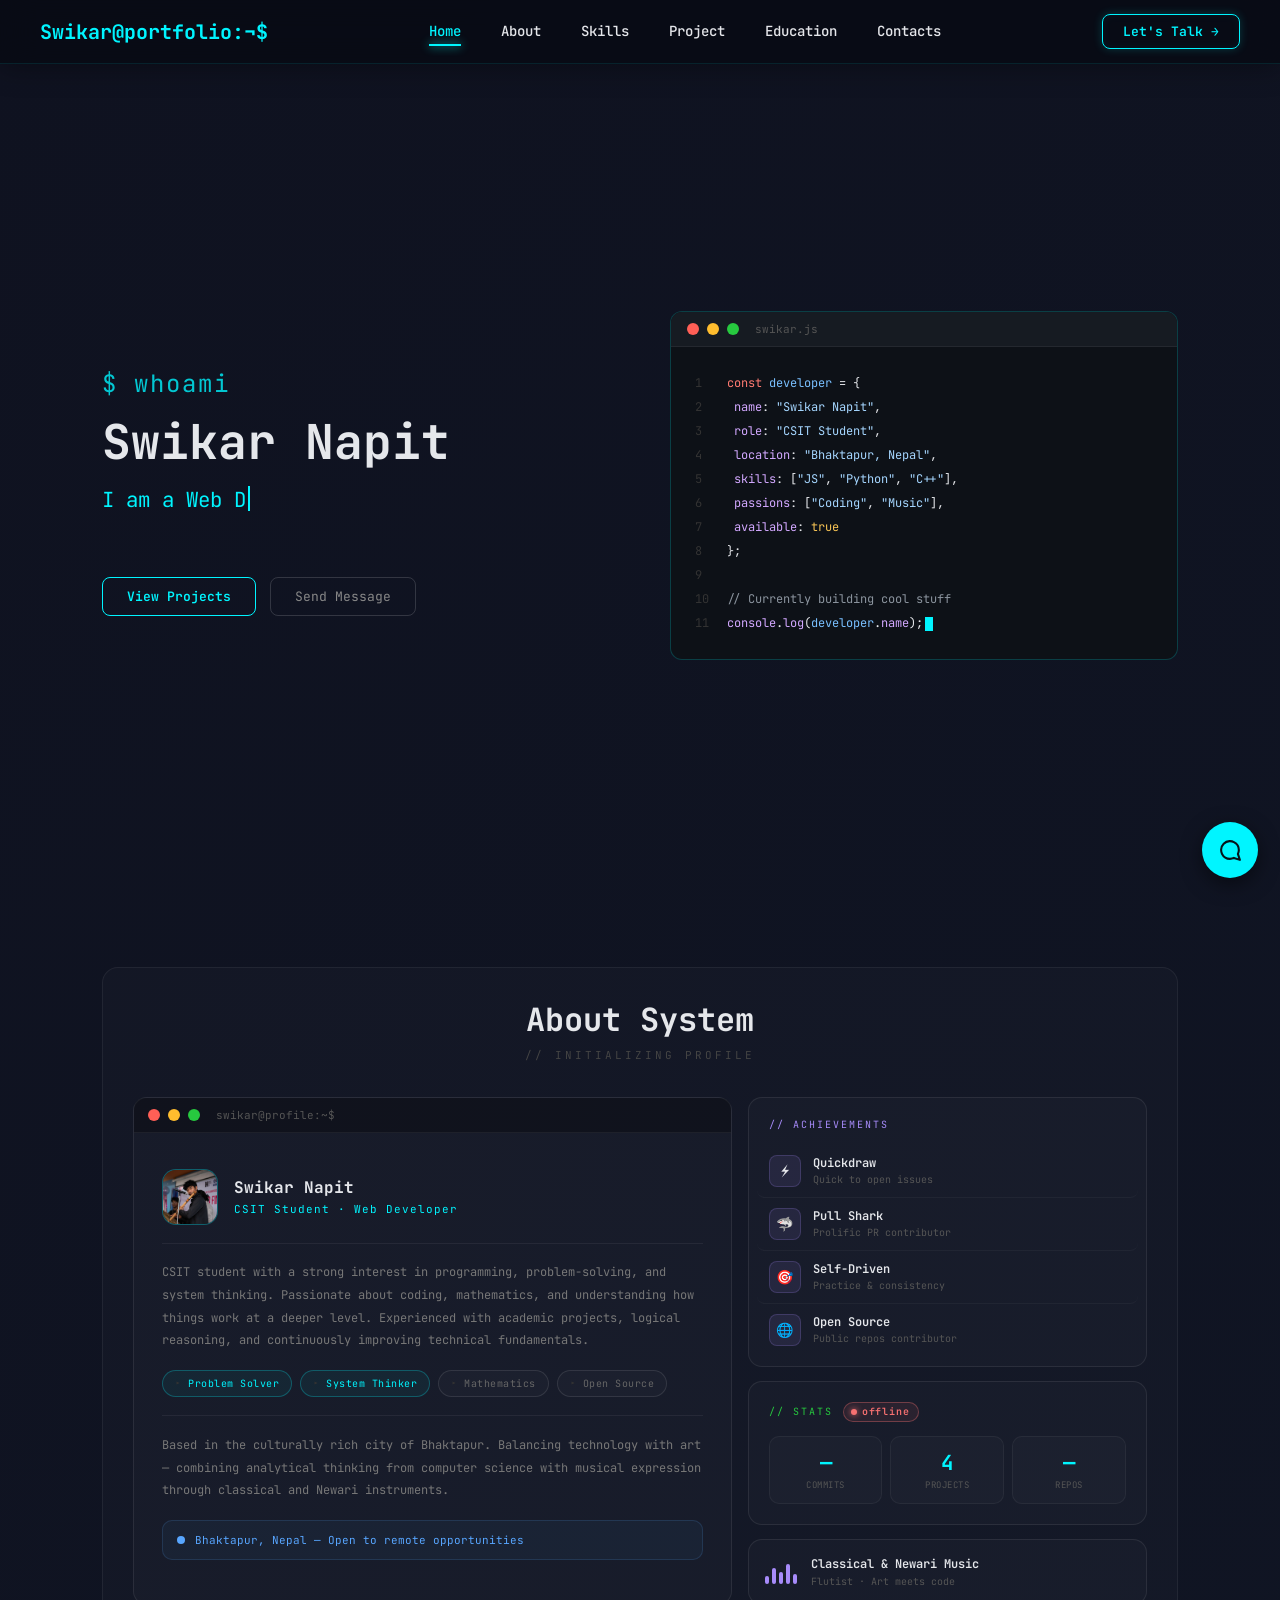
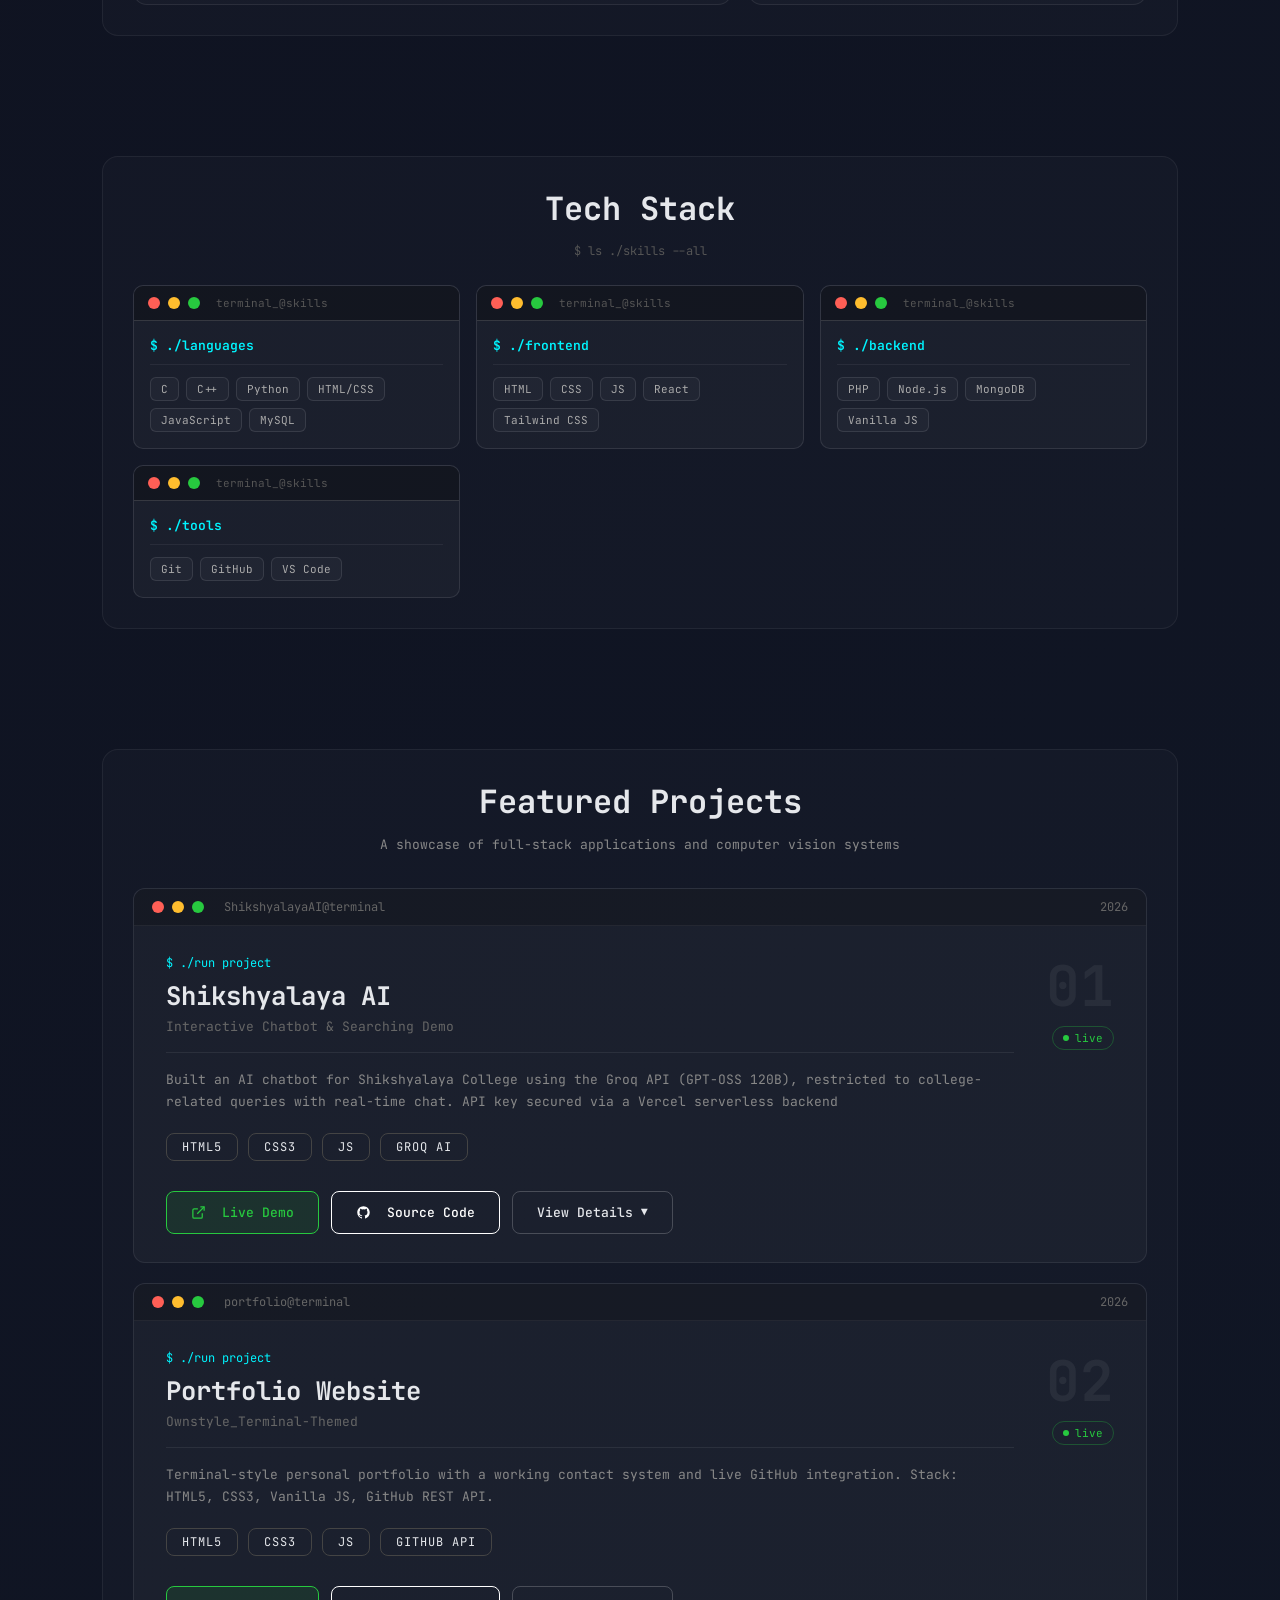
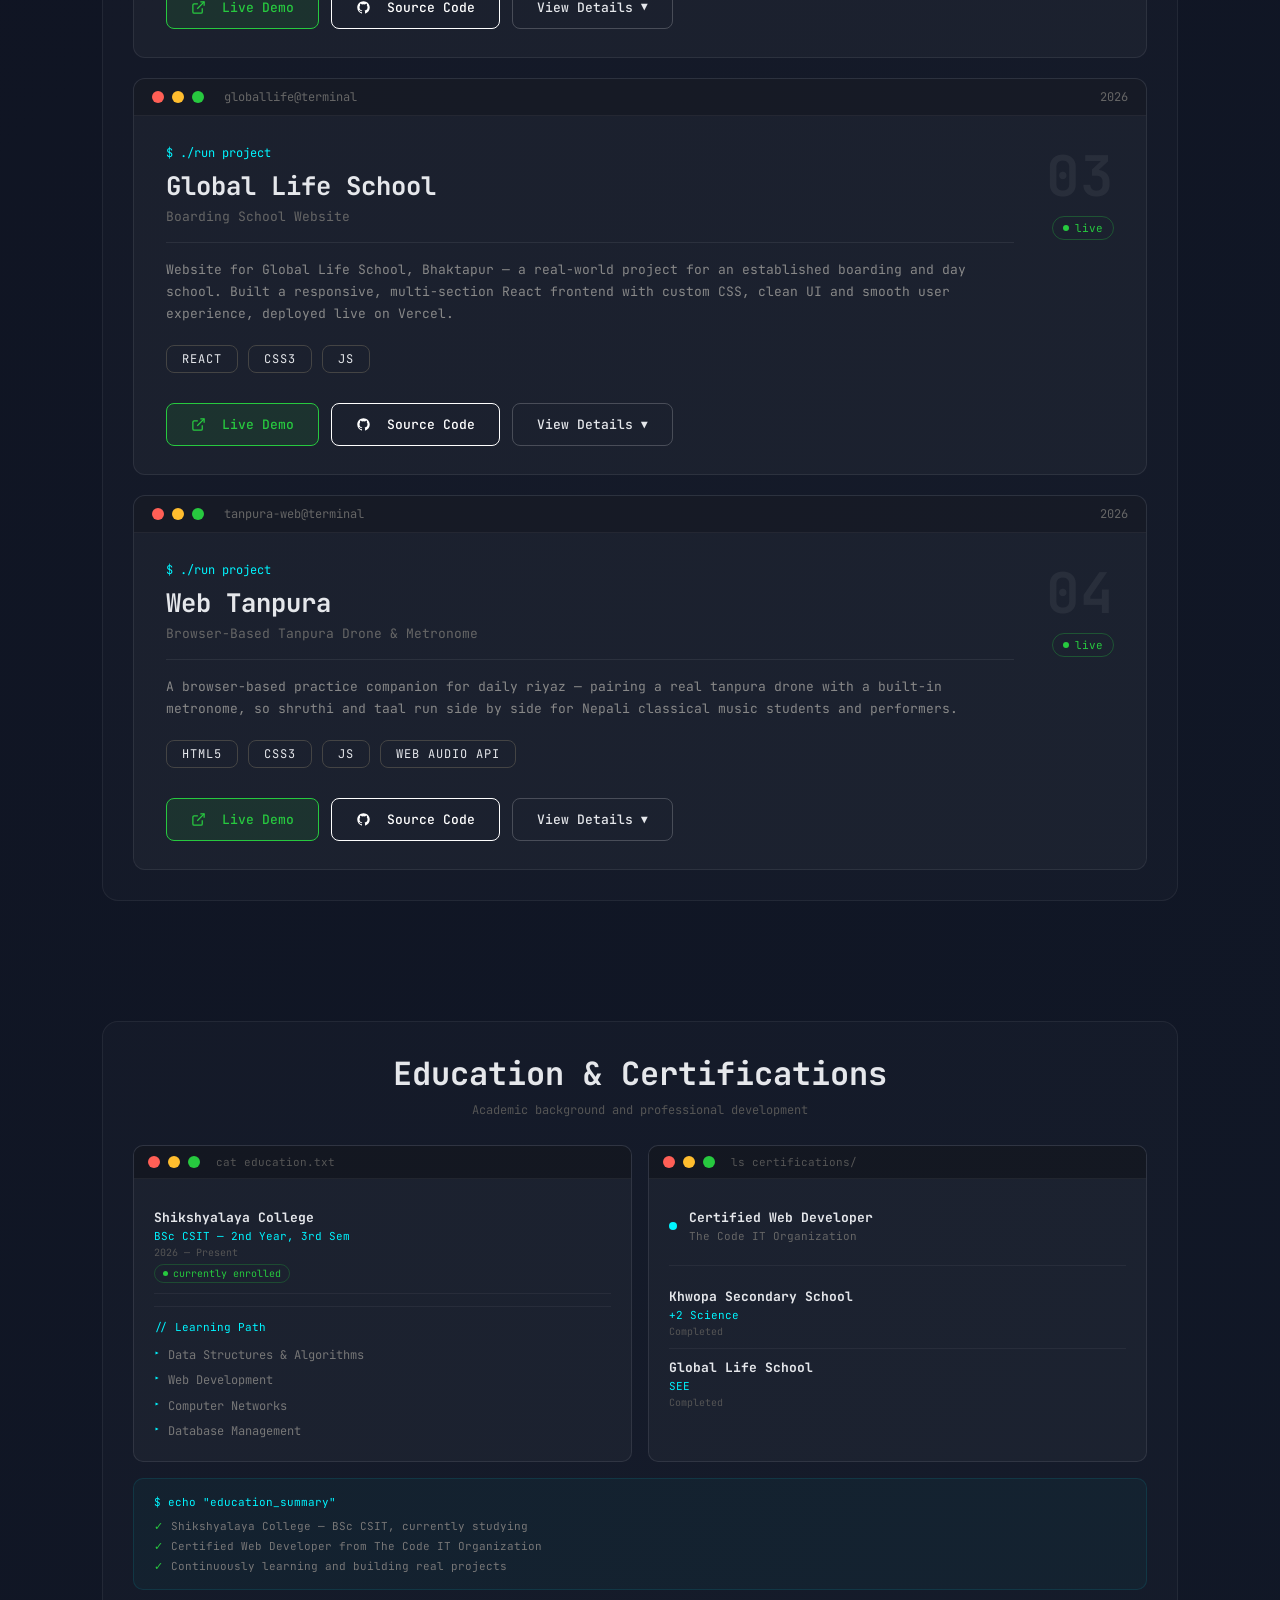
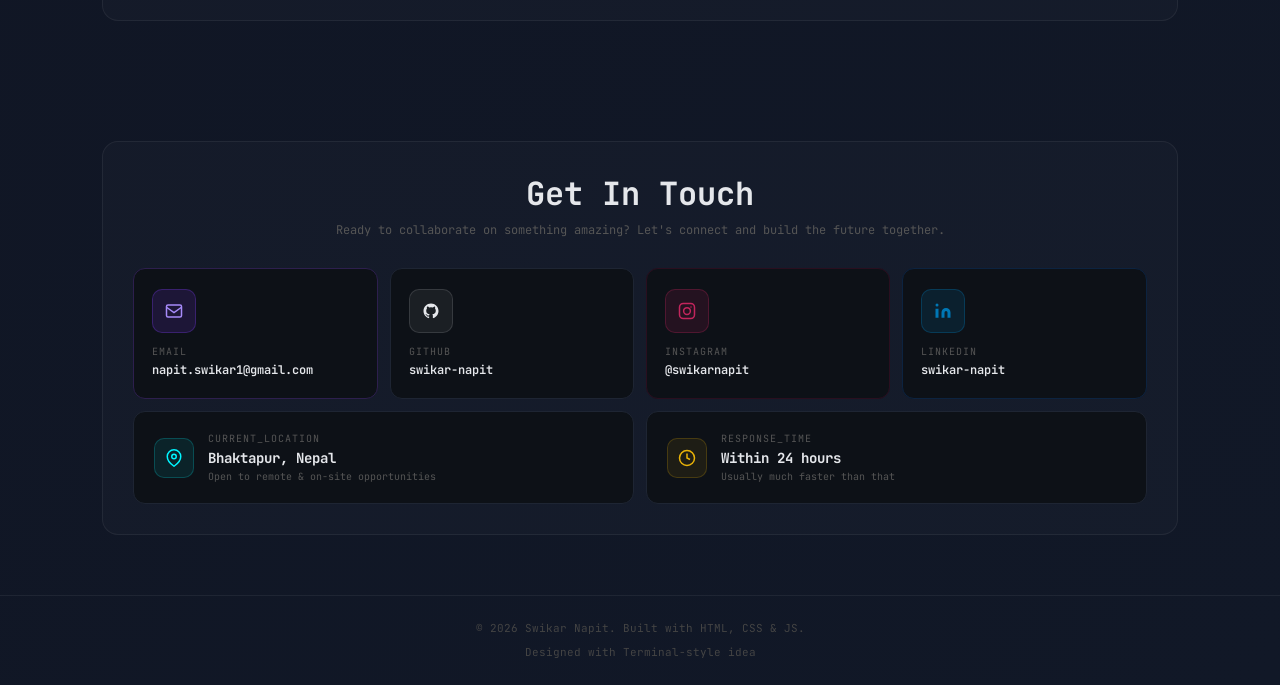
<file: index.html>
<!DOCTYPE html>
<html lang="en">

<head>
    <meta charset="UTF-8">
    <meta name="viewport" content="width=device-width, initial-scale=1.0">
    <title>Swikar Napit | Web Developer & Cybersecurity Enthusiast</title>
    <meta name="description"
        content="Swikar Napit is a web developer and CSIT student passionate about programming, problem-solving, and system thinking. Explore my projects & skills">

    <link rel="icon" type="image/png" sizes="96x96" href="Image/sweekar.png">
    <script type="application/ld+json">
    {
      "@context": "https://schema.org",
      "@type": "WebSite",
      "name": "Swikar Napit",
      "url": "https://www.swikarnapit.com.np/"
    }
    </script>
    <link rel="stylesheet" href="style.css">
    <link rel="stylesheet" href="chat.css">
    <link href="https://fonts.googleapis.com/css2?family=JetBrains+Mono:wght@400;600;700&display=swap" rel="stylesheet">

</head>

<body>
    <header>
        <div class="navbar">
            <h2 class="tophead">Swikar@portfolio:¬$</h2>
            <nav class="nav">
                <div class="nav-mobile-header">
                    <div class="nav-mobile-cmd">$ ls ./navigation</div>
                    <div class="nav-mobile-hint">// select a section to jump</div>
                </div>
                <ul class="list">
                    <li><a href="javascript:void(0)" data-section="home" data-num="01"
                            onclick="scrollToSection('home')">Home</a></li>
                    <li><a href="javascript:void(0)" data-section="about" data-num="02"
                            onclick="scrollToSection('about')">About</a></li>
                    <li><a href="javascript:void(0)" data-section="skills" data-num="03"
                            onclick="scrollToSection('skills')">Skills</a></li>
                    <li><a href="javascript:void(0)" data-section="project" data-num="04"
                            onclick="scrollToSection('project')">Project</a></li>
                    <li><a href="javascript:void(0)" data-section="education" data-num="05"
                            onclick="scrollToSection('education')">Education</a></li>
                    <li><a href="javascript:void(0)" data-section="contacts" data-num="06"
                            onclick="scrollToSection('contacts')">Contacts</a></li>
                </ul>
                <div class="nav-mobile-footer">
                    <span class="nav-mobile-footer-cmd">// 6 sections found</span>
                    <button class="nav-mobile-contact"
                        onclick="document.querySelector('.nav').classList.remove('open'); document.getElementById('hamburger').classList.remove('active'); openContactModal();">Let's Talk →</button>
                </div>
            </nav>
            <button class="hamburger" id="hamburger" onclick="toggleMenu()">
                <span></span>
                <span></span>
                <span></span>
            </button>
            <button class="contact-btn" onclick="openContactModal()">Let's Talk</button>
        </div>
        <main>
            <section id="home">
                <div class="home-inner">
                    <div class="home-left">
                        <p class="home-greeting">$ whoami</p>
                        <h1 class="name">Swikar Napit</h1>
                        <p class="type">I am a.....</p>
                        <div class="home-btns">
                            <a href="javascript:void(0)" onclick="scrollToSection('project')"
                                class="home-btn-primary">View Projects</a>
                            <a href="javascript:void(0)" onclick="openContactModal()"
                                class="home-btn-secondary">Send Message</a>
                        </div>
                    </div>
                    <div class="home-right">
                        <div class="code-block">
                            <div class="code-bar">
                                <div class="dots">
                                    <div class="dot red"></div>
                                    <div class="dot yellow"></div>
                                    <div class="dot green"></div>
                                </div>
                                <span class="code-file">swikar.js</span>
                            </div>
                            <div class="code-body">
                                <span class="code-line"><span class="ln">1</span><span class="kw">const</span> <span
                                        class="cv">developer</span> <span class="nt">= {</span></span>
                                <span class="code-line"><span class="ln">2</span> <span class="fn">name</span><span
                                        class="nt">:</span> <span class="str">"Swikar Napit"</span><span
                                        class="nt">,</span></span>
                                <span class="code-line"><span class="ln">3</span> <span class="fn">role</span><span
                                        class="nt">:</span> <span class="str">"CSIT Student"</span><span
                                        class="nt">,</span></span>
                                <span class="code-line"><span class="ln">4</span> <span class="fn">location</span><span
                                        class="nt">:</span> <span class="str">"Bhaktapur, Nepal"</span><span
                                        class="nt">,</span></span>
                                <span class="code-line"><span class="ln">5</span> <span class="fn">skills</span><span
                                        class="nt">: [</span><span class="str">"JS"</span><span class="nt">,</span>
                                    <span class="str">"Python"</span><span class="nt">,</span> <span
                                        class="str">"C++"</span><span class="nt">],</span></span>
                                <span class="code-line"><span class="ln">6</span> <span class="fn">passions</span><span
                                        class="nt">: [</span><span class="str">"Coding"</span><span class="nt">,</span>
                                    <span class="str">"Music"</span><span class="nt">],</span></span>
                                <span class="code-line"><span class="ln">7</span> <span class="fn">available</span><span
                                        class="nt">:</span> <span class="val">true</span></span>
                                <span class="code-line"><span class="ln">8</span><span class="nt">};</span></span>
                                <span class="code-line"><span class="ln">9</span></span>
                                <span class="code-line"><span class="ln">10</span><span class="cm">// Currently
                                        building cool stuff</span></span>
                                <span class="code-line"><span class="ln">11</span><span class="fn">console</span><span
                                        class="nt">.</span><span class="fn">log</span><span class="nt">(</span><span
                                        class="cv">developer</span><span class="nt">.</span><span
                                        class="fn">name</span><span class="nt">);</span><span
                                        class="code-cursor"></span></span>
                            </div>
                        </div>
                    </div>
                </div>
            </section>
            <section id="about">
                <div class="card">
                    <div class="ab-hero">
                        <h2 class="ab-hero-title">About System</h2>
                        <p class="ab-hero-sub">// initializing profile</p>
                    </div>

                    <div class="ab-grid">
                        <div class="ab-profile">
                            <div class="ab-profile-bar">
                                <div class="dots">
                                    <div class="dot red"></div>
                                    <div class="dot yellow"></div>
                                    <div class="dot green"></div>
                                </div>
                                <span class="ab-profile-bar-label">swikar@profile:~$</span>
                            </div>
                            <div class="ab-profile-top">
                                <img src="Image/swikar.jpg" alt="Swikar Napit" class="ab-avatar ab-avatar-img">
                                <div class="ab-profile-info">
                                    <div class="ab-profile-name">Swikar Napit</div>
                                    <div class="ab-profile-role">CSIT Student · Web Developer</div>
                                </div>
                            </div>
                            <div class="ab-divider"></div>
                            <p class="ab-desc">CSIT student with a strong interest in programming, problem-solving,
                                and system thinking. Passionate about coding, mathematics, and understanding how
                                things work at a deeper level. Experienced with academic projects, logical
                                reasoning, and continuously improving technical fundamentals.</p>
                            <div class="ab-tags-row">
                                <span class="ab-tag accent">Problem
                                    Solver</span>
                                <span class="ab-tag accent">System
                                    Thinker</span>
                                <span class="ab-tag">Mathematics</span>
                                <span class="ab-tag">Open Source</span>
                            </div>
                            <div class="ab-divider"></div>
                            <p class="ab-desc">Based in the culturally rich city of Bhaktapur. Balancing technology
                                with art — combining analytical thinking from computer science with musical
                                expression through classical and Newari instruments.</p>
                            <div class="ab-loc-row">
                                <div class="ab-loc-dot"></div>
                                <span class="ab-loc-text">Bhaktapur, Nepal — Open to remote opportunities</span>
                            </div>
                        </div>

                        <div class="ab-right">
                            <div class="ab-achieve">
                                <div class="ab-achieve-label">// achievements</div>
                                <div class="ab-badge">
                                    <div class="ab-badge-icon">⚡</div>
                                    <div>
                                        <div class="ab-badge-name">Quickdraw</div>
                                        <div class="ab-badge-desc">Quick to open issues</div>
                                    </div>
                                </div>
                                <div class="ab-badge">
                                    <div class="ab-badge-icon">🦈</div>
                                    <div>
                                        <div class="ab-badge-name">Pull Shark</div>
                                        <div class="ab-badge-desc">Prolific PR contributor</div>
                                    </div>
                                </div>
                                <div class="ab-badge">
                                    <div class="ab-badge-icon">🎯</div>
                                    <div>
                                        <div class="ab-badge-name">Self-Driven</div>
                                        <div class="ab-badge-desc">Practice & consistency</div>
                                    </div>
                                </div>
                                <div class="ab-badge">
                                    <div class="ab-badge-icon">🌐</div>
                                    <div>
                                        <div class="ab-badge-name">Open Source</div>
                                        <div class="ab-badge-desc">Public repos contributor</div>
                                    </div>
                                </div>
                            </div>

                            <div class="ab-stats">
                                <div class="ab-stats-label">// stats <span id="gh-stats-status" class="gh-stats-status"><span class="gh-stats-dot"></span><span class="gh-stats-text">live</span></span></div>
                                <div class="ab-stats-grid">
                                    <div class="ab-stat">
                                        <div class="ab-stat-num" id="stat-commits">—</div>
                                        <div class="ab-stat-label">commits</div>
                                    </div>
                                    <div class="ab-stat">
                                        <div class="ab-stat-num" id="stat-projects">4</div>
                                        <div class="ab-stat-label">projects</div>
                                    </div>
                                    <div class="ab-stat">
                                        <div class="ab-stat-num" id="stat-repos">—</div>
                                        <div class="ab-stat-label">repos</div>
                                    </div>
                                </div>
                            </div>

                            <div class="ab-music">
                                <div class="ab-music-bars">
                                    <div class="ab-bar"></div>
                                    <div class="ab-bar"></div>
                                    <div class="ab-bar"></div>
                                    <div class="ab-bar"></div>
                                    <div class="ab-bar"></div>
                                </div>
                                <div class="ab-music-text">
                                    <div class="ab-music-title">Classical & Newari Music</div>
                                    <div class="ab-music-sub">Flutist · Art meets code</div>
                                </div>
                            </div>
                        </div>
                    </div>
                </div>
            </section>
            <section id="skills">
                <div class="card">
                    <h2 class="skilltopic">Tech Stack</h2>
                    <p style="text-align:center; font-size:12px; color:#555; margin-top:6px; margin-bottom:24px;">$
                        ls ./skills --all</p>
                    <div class="ts-grid">

                        <div class="ts-card">
                            <div class="ts-bar">
                                <div class="dots">
                                    <div class="dot red"></div>
                                    <div class="dot yellow"></div>
                                    <div class="dot green"></div>
                                </div>
                                <span class="ts-title-bar">terminal_@skills</span>
                            </div>
                            <div class="ts-card-inner">
                                <div class="ts-card-title">./languages</div>
                                <div class="ts-tags">
                                    <span class="ts-tag">C</span>
                                    <span class="ts-tag">C++</span>
                                    <span class="ts-tag">Python</span>
                                    <span class="ts-tag">HTML/CSS</span>
                                    <span class="ts-tag">JavaScript</span>
                                    <span class="ts-tag">MySQL</span>
                                </div>
                            </div>
                        </div>

                        <div class="ts-card">
                            <div class="ts-bar">
                                <div class="dots">
                                    <div class="dot red"></div>
                                    <div class="dot yellow"></div>
                                    <div class="dot green"></div>
                                </div>
                                <span class="ts-title-bar">terminal_@skills</span>
                            </div>
                            <div class="ts-card-inner">
                                <div class="ts-card-title">./frontend</div>
                                <div class="ts-tags">
                                    <span class="ts-tag">HTML</span>
                                    <span class="ts-tag">CSS</span>
                                    <span class="ts-tag">JS</span>
                                    <span class="ts-tag">React</span>
                                    <span class="ts-tag">Tailwind CSS</span>
                                </div>
                            </div>
                        </div>

                        <div class="ts-card">
                            <div class="ts-bar">
                                <div class="dots">
                                    <div class="dot red"></div>
                                    <div class="dot yellow"></div>
                                    <div class="dot green"></div>
                                </div>
                                <span class="ts-title-bar">terminal_@skills</span>
                            </div>
                            <div class="ts-card-inner">
                                <div class="ts-card-title">./backend</div>
                                <div class="ts-tags">
                                    <span class="ts-tag">PHP</span>
                                    <span class="ts-tag">Node.js</span>
                                    <span class="ts-tag">MongoDB</span>
                                    <span class="ts-tag">Vanilla JS</span>
                                </div>
                            </div>
                        </div>

                        <div class="ts-card">
                            <div class="ts-bar">
                                <div class="dots">
                                    <div class="dot red"></div>
                                    <div class="dot yellow"></div>
                                    <div class="dot green"></div>
                                </div>
                                <span class="ts-title-bar">terminal_@skills</span>
                            </div>
                            <div class="ts-card-inner">
                                <div class="ts-card-title">./tools</div>
                                <div class="ts-tags">
                                    <span class="ts-tag">Git</span>
                                    <span class="ts-tag">GitHub</span>
                                    <span class="ts-tag">VS Code</span>
                                </div>
                            </div>
                        </div>

                    </div>
                </div>
            </section>
            <section id="project">
                <div class="card">
                    <h2 class="skilltopic">Featured Projects</h2>
                    <p style="text-align:center; font-size:13px; color:#888; margin-bottom: 2rem;">A showcase of
                        full-stack applications and computer vision systems</p>

                    <div class="projects-container">

                        <div class="proj-card">
                            <div class="proj-bar">
                                <div class="dots">
                                    <div class="dot red"></div>
                                    <div class="dot yellow"></div>
                                    <div class="dot green"></div>
                                </div>
                                <span class="proj-user">ShikshyalayaAI@terminal</span>
                                <span class="proj-year">2026</span>
                            </div>
                            <div class="proj-body">
                                <div class="proj-left">
                                    <p class="proj-prompt">$ ./run project</p>
                                    <h2 class="proj-name">Shikshyalaya AI</h2>
                                    <p class="proj-subtitle">Interactive Chatbot & Searching Demo</p>
                                    <div class="proj-line"></div>
                                    <p class="proj-desc">Built an AI chatbot for Shikshyalaya College using the Groq API
                                        (GPT-OSS 120B), restricted to college-related queries with real-time chat. API
                                        key secured via a Vercel serverless backend</p>
                                    <div class="tags-container">
                                        <span class="tag">HTML5</span>
                                        <span class="tag">CSS3</span>
                                        <span class="tag">JS</span>
                                        <span class="tag">Groq Ai</span>
                                    </div>
                                    <div class="actions">
                                        <a href="https://shikshyalayaai.vercel.app/" target="_blank" class="btn-live">
                                            <svg width="15" height="15" fill="none" stroke="currentColor"
                                                stroke-width="2" viewBox="0 0 24 24"
                                                style="margin-right:6px;vertical-align:middle;">
                                                <path d="M18 13v6a2 2 0 0 1-2 2H5a2 2 0 0 1-2-2V8a2 2 0 0 1 2-2h6" />
                                                <path d="M15 3h6v6" />
                                                <path d="M10 14 21 3" />
                                            </svg>Live Demo
                                        </a>
                                        <a href="https://github.com/swikar-napit/Chat-bot" target="_blank"
                                            class="btn-details">
                                            <svg width="15" height="15" fill="currentColor" viewBox="0 0 24 24"
                                                style="margin-right:6px;vertical-align:middle;">
                                                <path
                                                    d="M12 2C6.477 2 2 6.477 2 12c0 4.418 2.865 8.166 6.839 9.489.5.092.682-.217.682-.482 0-.237-.009-.868-.013-1.703-2.782.604-3.369-1.34-3.369-1.34-.454-1.156-1.11-1.463-1.11-1.463-.908-.62.069-.608.069-.608 1.003.07 1.531 1.03 1.531 1.03.892 1.529 2.341 1.087 2.91.832.092-.647.35-1.088.636-1.338-2.22-.253-4.555-1.11-4.555-4.943 0-1.091.39-1.984 1.029-2.683-.103-.253-.446-1.27.098-2.647 0 0 .84-.269 2.75 1.025A9.578 9.578 0 0 1 12 6.836a9.59 9.59 0 0 1 2.504.337c1.909-1.294 2.747-1.025 2.747-1.025.546 1.377.203 2.394.1 2.647.64.699 1.028 1.592 1.028 2.683 0 3.842-2.339 4.687-4.566 4.935.359.309.678.919.678 1.852 0 1.336-.012 2.415-.012 2.743 0 .267.18.578.688.48C19.138 20.163 22 16.418 22 12c0-5.523-4.477-10-10-10z" />
                                            </svg>Source Code
                                        </a>
                                        </button>
                                        <button class="btn-desc" onclick="toggleDesc('proj1', this)">
                                            View Details <span class="arrow">▼</span>
                                        </button>
                                    </div>
                                    <div class="proj-details" id="proj1">
                                        <div class="proj-details-inner">
                                            <div>
                                                <h4>$ Features</h4>
                                                <ul>
                                                    <li>AI-powered responses using Groq AI</li>
                                                    <li>Restricted to college-related queries only</li>
                                                    <li>Real-time chat with typing indicator</li>
                                                    <li>Fast, no-login, no-install required</li>
                                                </ul>
                                            </div>
                                            <div>
                                                <h4>$ Highlights</h4>
                                                <div class="proj-highlight">
                                                    Built and deployed a fully responsive AI chatbot for Shikshyalaya
                                                    College,
                                                    with the API key kept secure via a Vercel serverless backend.
                                                </div>
                                            </div>
                                        </div>
                                    </div>
                                </div>
                                <div class="proj-right">
                                    <span class="proj-number">01</span>
                                    <div class="proj-status">
                                        <div class="proj-status-dot"></div>live
                                    </div>
                                </div>
                            </div>
                        </div>

                        <div class="proj-card">
                            <div class="proj-bar">
                                <div class="dots">
                                    <div class="dot red"></div>
                                    <div class="dot yellow"></div>
                                    <div class="dot green"></div>
                                </div>
                                <span class="proj-user">portfolio@terminal</span>
                                <span class="proj-year">2026</span>
                            </div>
                            <div class="proj-body">
                                <div class="proj-left">
                                    <p class="proj-prompt">$ ./run project</p>
                                    <h2 class="proj-name">Portfolio Website</h2>
                                    <p class="proj-subtitle">Ownstyle_Terminal-Themed</p>
                                    <div class="proj-line"></div>
                                    <p class="proj-desc">Terminal-style personal portfolio with a working contact system and live GitHub integration.
                                        Stack: HTML5, CSS3, Vanilla JS, GitHub REST API.</p>
                                    <div class="tags-container">
                                        <span class="tag">HTML5</span>
                                        <span class="tag">CSS3</span>
                                        <span class="tag">JS</span>
                                        <span class="tag">GitHub API</span>
                                    </div>
                                    <div class="actions">
                                        <a href="https://swikarnapit.com.np/" target="_blank" class="btn-live">
                                            <svg width="15" height="15" fill="none" stroke="currentColor"
                                                stroke-width="2" viewBox="0 0 24 24"
                                                style="margin-right:6px;vertical-align:middle;">
                                                <path d="M18 13v6a2 2 0 0 1-2 2H5a2 2 0 0 1-2-2V8a2 2 0 0 1 2-2h6" />
                                                <path d="M15 3h6v6" />
                                                <path d="M10 14 21 3" />
                                            </svg>Live Demo
                                        </a>
                                        <a href="https://github.com/swikar-napit/Portfolio" target="_blank"
                                            class="btn-details">
                                            <svg width="15" height="15" fill="currentColor" viewBox="0 0 24 24"
                                                style="margin-right:6px;vertical-align:middle;">
                                                <path
                                                    d="M12 2C6.477 2 2 6.477 2 12c0 4.418 2.865 8.166 6.839 9.489.5.092.682-.217.682-.482 0-.237-.009-.868-.013-1.703-2.782.604-3.369-1.34-3.369-1.34-.454-1.156-1.11-1.463-1.11-1.463-.908-.62.069-.608.069-.608 1.003.07 1.531 1.03 1.531 1.03.892 1.529 2.341 1.087 2.91.832.092-.647.35-1.088.636-1.338-2.22-.253-4.555-1.11-4.555-4.943 0-1.091.39-1.984 1.029-2.683-.103-.253-.446-1.27.098-2.647 0 0 .84-.269 2.75 1.025A9.578 9.578 0 0 1 12 6.836a9.59 9.59 0 0 1 2.504.337c1.909-1.294 2.747-1.025 2.747-1.025.546 1.377.203 2.394.1 2.647.64.699 1.028 1.592 1.028 2.683 0 3.842-2.339 4.687-4.566 4.935.359.309.678.919.678 1.852 0 1.336-.012 2.415-.012 2.743 0 .267.18.578.688.48C19.138 20.163 22 16.418 22 12c0-5.523-4.477-10-10-10z" />
                                            </svg>Source Code
                                        </a>
                                        <button class="btn-desc" onclick="toggleDesc('proj2', this)">
                                            View Details <span class="arrow">▼</span>
                                        </button>
                                    </div>

                                    <!-- Description panel -->
                                    <div class="proj-details" id="proj2">
                                        <div class="proj-details-inner">
                                            <div>
                                                <h4>$ Features</h4>
                                                <ul>
                                                    <li>Modal contact form with live validation & spam honeypot, wired to Formspree</li>
                                                    <li>Live GitHub stats (repos & contributions) via GitHub REST API</li>
                                                    <li>Scrollspy navigation & typewriter hero animation</li>
                                                    <li>Fully responsive, zero frameworks — pure HTML/CSS/JS</li>
                                                </ul>
                                            </div>
                                            <div>
                                                <h4>$ Highlights</h4>
                                                <div class="proj-highlight">
                                                    Designed and built from scratch with a unique terminal aesthetic,
                                                    then extended with a real, working contact pipeline — client-side
                                                    validation, bot protection, and email delivery — with no
                                                    backend of my own to maintain.
                                                </div>
                                            </div>
                                        </div>
                                    </div>

                                </div>
                                <div class="proj-right">
                                    <span class="proj-number">02</span>
                                    <div class="proj-status">
                                        <div class="proj-status-dot"></div>live
                                    </div>
                                </div>
                            </div>
                        </div>


                        <div class="proj-card">
                            <div class="proj-bar">
                                <div class="dots">
                                    <div class="dot red"></div>
                                    <div class="dot yellow"></div>
                                    <div class="dot green"></div>
                                </div>
                                <span class="proj-user">globallife@terminal</span>
                                <span class="proj-year">2026</span>
                            </div>
                            <div class="proj-body">
                                <div class="proj-left">
                                    <p class="proj-prompt">$ ./run project</p>
                                    <h2 class="proj-name">Global Life School</h2>
                                    <p class="proj-subtitle">Boarding School Website</p>
                                    <div class="proj-line"></div>
                                    <p class="proj-desc">Website for Global Life School, Bhaktapur — a real-world project for an established boarding and day school. Built a responsive, multi-section React frontend with custom CSS, clean UI and smooth user experience, deployed live on Vercel.</p>
                                    <div class="tags-container">
                                        <span class="tag">React</span>
                                        <span class="tag">CSS3</span>
                                        <span class="tag">JS</span>
                                    </div>
                                    <div class="actions">
                                        <a href="https://globallife-web.vercel.app/" target="_blank" class="btn-live">
                                            <svg width="15" height="15" fill="none" stroke="currentColor"
                                                stroke-width="2" viewBox="0 0 24 24"
                                                style="margin-right:6px;vertical-align:middle;">
                                                <path d="M18 13v6a2 2 0 0 1-2 2H5a2 2 0 0 1-2-2V8a2 2 0 0 1 2-2h6" />
                                                <path d="M15 3h6v6" />
                                                <path d="M10 14 21 3" />
                                            </svg>Live Demo
                                        </a>
                                        <a href="https://github.com/swikar-napit/globallife-web" target="_blank" class="btn-details">
                                            <svg width="15" height="15" fill="currentColor" viewBox="0 0 24 24"
                                                style="margin-right:6px;vertical-align:middle;">
                                                <path
                                                    d="M12 2C6.477 2 2 6.477 2 12c0 4.418 2.865 8.166 6.839 9.489.5.092.682-.217.682-.482 0-.237-.009-.868-.013-1.703-2.782.604-3.369-1.34-3.369-1.34-.454-1.156-1.11-1.463-1.11-1.463-.908-.62.069-.608.069-.608 1.003.07 1.531 1.03 1.531 1.03.892 1.529 2.341 1.087 2.91.832.092-.647.35-1.088.636-1.338-2.22-.253-4.555-1.11-4.555-4.943 0-1.091.39-1.984 1.029-2.683-.103-.253-.446-1.27.098-2.647 0 0 .84-.269 2.75 1.025A9.578 9.578 0 0 1 12 6.836a9.59 9.59 0 0 1 2.504.337c1.909-1.294 2.747-1.025 2.747-1.025.546 1.377.203 2.394.1 2.647.64.699 1.028 1.592 1.028 2.683 0 3.842-2.339 4.687-4.566 4.935.359.309.678.919.678 1.852 0 1.336-.012 2.415-.012 2.743 0 .267.18.578.688.48C19.138 20.163 22 16.418 22 12c0-5.523-4.477-10-10-10z" />
                                            </svg>Source Code
                                        </a>
                                        <button class="btn-desc" onclick="toggleDesc('proj3', this)">
                                            View Details <span class="arrow">▼</span>
                                        </button>
                                    </div>

                                    <div class="proj-details" id="proj3">
                                        <div class="proj-details-inner">
                                            <div>
                                                <h4>$ Features</h4>
                                                <ul>
                                                    <li>Hero slideshow with school event photos</li>
                                                    <li>Academic programs — Pre-Primary to Secondary</li>
                                                    <li>School timeline, stats & principal message</li>
                                                    <li>Fully responsive React frontend, deployed on Vercel</li>
                                                </ul>
                                            </div>
                                            <div>
                                                <h4>$ Highlights</h4>
                                                <div class="proj-highlight">
                                                    Built and shipped the full React frontend for a real boarding school in Nepal — Home, About, Academics, and Contact pages — live and accessible at globallife-web.vercel.app.
                                                </div>
                                            </div>
                                        </div>
                                    </div>

                                </div>
                                <div class="proj-right">
                                    <span class="proj-number">03</span>
                                    <div class="proj-status">
                                        <div class="proj-status-dot"></div>live
                                    </div>
                                </div>
                            </div>
                        </div>

                        <div class="proj-card">
                            <div class="proj-bar">
                                <div class="dots">
                                    <div class="dot red"></div>
                                    <div class="dot yellow"></div>
                                    <div class="dot green"></div>
                                </div>
                                <span class="proj-user">tanpura-web@terminal</span>
                                <span class="proj-year">2026</span>
                            </div>
                            <div class="proj-body">
                                <div class="proj-left">
                                    <p class="proj-prompt">$ ./run project</p>
                                    <h2 class="proj-name">Web Tanpura</h2>
                                    <p class="proj-subtitle">Browser-Based Tanpura Drone & Metronome</p>
                                    <div class="proj-line"></div>
                                    <p class="proj-desc">A browser-based practice companion for daily riyaz — pairing
                                        a real tanpura drone with a built-in metronome, so shruthi and taal run
                                        side by side for Nepali classical music students and performers.</p>
                                    <div class="tags-container">
                                        <span class="tag">HTML5</span>
                                        <span class="tag">CSS3</span>
                                        <span class="tag">JS</span>
                                        <span class="tag">Web Audio API</span>
                                    </div>
                                    <div class="actions">
                                        <a href="https://tanpura-web.vercel.app/" target="_blank" class="btn-live">
                                            <svg width="15" height="15" fill="none" stroke="currentColor"
                                                stroke-width="2" viewBox="0 0 24 24"
                                                style="margin-right:6px;vertical-align:middle;">
                                                <path d="M18 13v6a2 2 0 0 1-2 2H5a2 2 0 0 1-2-2V8a2 2 0 0 1 2-2h6" />
                                                <path d="M15 3h6v6" />
                                                <path d="M10 14 21 3" />
                                            </svg>Live Demo
                                        </a>
                                        <a href="https://github.com/swikar-napit/tanpura-web" target="_blank"
                                            class="btn-details">
                                            <svg width="15" height="15" fill="currentColor" viewBox="0 0 24 24"
                                                style="margin-right:6px;vertical-align:middle;">
                                                <path
                                                    d="M12 2C6.477 2 2 6.477 2 12c0 4.418 2.865 8.166 6.839 9.489.5.092.682-.217.682-.482 0-.237-.009-.868-.013-1.703-2.782.604-3.369-1.34-3.369-1.34-.454-1.156-1.11-1.463-1.11-1.463-.908-.62.069-.608.069-.608 1.003.07 1.531 1.03 1.531 1.03.892 1.529 2.341 1.087 2.91.832.092-.647.35-1.088.636-1.338-2.22-.253-4.555-1.11-4.555-4.943 0-1.091.39-1.984 1.029-2.683-.103-.253-.446-1.27.098-2.647 0 0 .84-.269 2.75 1.025A9.578 9.578 0 0 1 12 6.836a9.59 9.59 0 0 1 2.504.337c1.909-1.294 2.747-1.025 2.747-1.025.546 1.377.203 2.394.1 2.647.64.699 1.028 1.592 1.028 2.683 0 3.842-2.339 4.687-4.566 4.935.359.309.678.919.678 1.852 0 1.336-.012 2.415-.012 2.743 0 .267.18.578.688.48C19.138 20.163 22 16.418 22 12c0-5.523-4.477-10-10-10z" />
                                            </svg>Source Code
                                        </a>
                                        <button class="btn-desc" onclick="toggleDesc('proj4', this)">
                                            View Details <span class="arrow">▼</span>
                                        </button>
                                    </div>

                                    <div class="proj-details" id="proj4">
                                        <div class="proj-details-inner">
                                            <div>
                                                <h4>$ Features</h4>
                                                <ul>
                                                    <li>Real recorded tanpura samples (.wav), not synthesized audio</li>
                                                    <li>Pancham & Madhyam shruthi tuning toggle across 12 pitches</li>
                                                    <li>Seamless, gapless looping with a live volume slider</li>
                                                    <li>Built-in metronome with tap tempo and adjustable beats per bar</li>
                                                </ul>
                                            </div>
                                            <div>
                                                <h4>$ Highlights</h4>
                                                <div class="proj-highlight">
                                                    Built a zero-dependency, fully responsive practice tool for Nepali
                                                    classical musicians — pairing a Web Audio API drone with a
                                                    sample-accurate metronome so tempo and shruthi run together,
                                                    no install, no login, works right in the browser.
                                                </div>
                                            </div>
                                        </div>
                                    </div>

                                </div>
                                <div class="proj-right">
                                    <span class="proj-number">04</span>
                                    <div class="proj-status">
                                        <div class="proj-status-dot"></div>live
                                    </div>
                                </div>
                            </div>
                        </div>

                    </div>
                </div>
            </section>
            <section id="education">
                <div class="card">
                    <h2 class="ed-title">Education & Certifications</h2>
                    <p class="ed-sub">Academic background and professional development</p>

                    <div class="ed-grid">

                        <div class="ed-card">
                            <div class="ed-bar">
                                <div class="dots">
                                    <div class="dot red"></div>
                                    <div class="dot yellow"></div>
                                    <div class="dot green"></div>
                                </div>
                                <span class="ed-bar-label">cat education.txt</span>
                            </div>
                            <div class="ed-inner">
                                <div class="ed-item">
                                    <div class="ed-info">
                                        <div class="ed-name">Shikshyalaya College</div>
                                        <div class="ed-degree">BSc CSIT — 2nd Year, 3rd Sem</div>
                                        <div class="ed-year">2026 — Present</div>
                                        <div class="ed-badge">
                                            <div class="ed-badge-dot"></div>currently enrolled
                                        </div>
                                    </div>
                                </div>
                                <div class="ed-divider"></div>
                                <p class="ed-path">// Learning Path</p>
                                <ul class="ed-list">
                                    <li>Data Structures & Algorithms</li>
                                    <li>Web Development</li>
                                    <li>Computer Networks</li>
                                    <li>Database Management</li>
                                </ul>
                            </div>
                        </div>

                        <div class="ed-card">
                            <div class="ed-bar">
                                <div class="dots">
                                    <div class="dot red"></div>
                                    <div class="dot yellow"></div>
                                    <div class="dot green"></div>
                                </div>
                                <span class="ed-bar-label">ls certifications/</span>
                            </div>
                            <div class="ed-inner">
                                <div class="ed-cert-item">
                                    <div class="ed-cert-dot"></div>
                                    <div>
                                        <div class="ed-cert-name">Certified Web Developer</div>
                                        <div class="ed-cert-org">The Code IT Organization</div>
                                    </div>
                                </div>
                                <div class="ed-divider"></div>
                                <div class="ed-item">
                                    <div class="ed-info">
                                        <div class="ed-name">Khwopa Secondary School</div>
                                        <div class="ed-degree">+2 Science</div>
                                        <div class="ed-year">Completed</div>
                                    </div>
                                </div>
                                <div class="ed-item" style="padding-bottom:0; border-bottom:none;">
                                    <div class="ed-info">
                                        <div class="ed-name">Global Life School</div>
                                        <div class="ed-degree">SEE</div>
                                        <div class="ed-year">Completed</div>
                                    </div>
                                </div>
                            </div>
                        </div>

                    </div>

                    <div class="ed-summary">
                        <div class="ed-summary-cmd">$ echo "education_summary"</div>
                        <div class="ed-summary-items">
                            <div class="ed-summary-item">Shikshyalaya College — BSc CSIT, currently studying</div>
                            <div class="ed-summary-item">Certified Web Developer from The Code IT Organization</div>
                            <div class="ed-summary-item">Continuously learning and building real projects</div>
                        </div>
                    </div>

                </div>
            </section>
            <section id="contacts">
                <div class="card">
                    <h2 class="ct-title">Get In Touch</h2>
                    <p class="ct-sub">Ready to collaborate on something amazing? Let's connect and build the future
                        together.</p>

                    <div class="ct-top">
                        <a href="mailto:napit.swikar1@gmail.com" class="ct-card purple" onclick="handleEmail(event)">
                            <span class="ct-arrow">↗</span>
                            <div class="ct-icon ct-icon-purple">
                                <svg width="18" height="18" fill="none" stroke="#a78bfa" stroke-width="2"
                                    viewBox="0 0 24 24">
                                    <rect x="2" y="4" width="20" height="16" rx="2" />
                                    <path d="m2 7 10 7 10-7" />
                                </svg>
                            </div>
                            <div>
                                <div class="ct-label">Email</div>
                                <div class="ct-value">napit.swikar1@gmail.com</div>
                            </div>
                        </a>

                        <a href="https://github.com/swikar-napit" target="_blank" class="ct-card ct-white">
                            <span class="ct-arrow">↗</span>
                            <div class="ct-icon ct-icon-white">
                                <svg width="18" height="18" fill="#e5e7eb" viewBox="0 0 24 24">
                                    <path
                                        d="M12 2C6.477 2 2 6.477 2 12c0 4.418 2.865 8.166 6.839 9.489.5.092.682-.217.682-.482 0-.237-.009-.868-.013-1.703-2.782.604-3.369-1.34-3.369-1.34-.454-1.156-1.11-1.463-1.11-1.463-.908-.62.069-.608.069-.608 1.003.07 1.531 1.03 1.531 1.03.892 1.529 2.341 1.087 2.91.832.092-.647.35-1.088.636-1.338-2.22-.253-4.555-1.11-4.555-4.943 0-1.091.39-1.984 1.029-2.683-.103-.253-.446-1.27.098-2.647 0 0 .84-.269 2.75 1.025A9.578 9.578 0 0 1 12 6.836a9.59 9.59 0 0 1 2.504.337c1.909-1.294 2.747-1.025 2.747-1.025.546 1.377.203 2.394.1 2.647.64.699 1.028 1.592 1.028 2.683 0 3.842-2.339 4.687-4.566 4.935.359.309.678.919.678 1.852 0 1.336-.012 2.415-.012 2.743 0 .267.18.578.688.48C19.138 20.163 22 16.418 22 12c0-5.523-4.477-10-10-10z" />
                                </svg>
                            </div>
                            <div>
                                <div class="ct-label">GitHub</div>
                                <div class="ct-value">swikar-napit</div>
                            </div>
                        </a>

                        <a href="https://www.instagram.com/swikarnapit/" target="_blank" class="ct-card ct-pink">
                            <span class="ct-arrow">↗</span>
                            <div class="ct-icon ct-icon-pink">
                                <svg width="18" height="18" fill="none" stroke="#c2255c" stroke-width="2"
                                    viewBox="0 0 24 24">
                                    <rect x="2" y="2" width="20" height="20" rx="5" />
                                    <circle cx="12" cy="12" r="4.5" />
                                    <circle cx="17.3" cy="6.7" r="1" fill="#c2255c" stroke="none" />
                                </svg>
                            </div>
                            <div>
                                <div class="ct-label">Instagram</div>
                                <div class="ct-value">@swikarnapit</div>
                            </div>
                        </a>

                        <a href="https://www.linkedin.com/in/swikar-napit-819b9b414/" target="_blank"
                            class="ct-card ct-blue">
                            <span class="ct-arrow">↗</span>
                            <div class="ct-icon ct-icon-blue">
                                <svg width="18" height="18" fill="#0077b5" viewBox="0 0 24 24">
                                    <path
                                        d="M16 8a6 6 0 0 1 6 6v7h-4v-7a2 2 0 0 0-2-2 2 2 0 0 0-2 2v7h-4v-7a6 6 0 0 1 6-6z" />
                                    <rect x="2" y="9" width="4" height="12" />
                                    <circle cx="4" cy="4" r="2" />
                                </svg>
                            </div>
                            <div>
                                <div class="ct-label">LinkedIn</div>
                                <div class="ct-value">swikar-napit</div>
                            </div>
                        </a>
                    </div>

                    <div class="ct-bottom">
                        <div class="ct-info ct-cyan">
                            <div class="ct-info-icon ct-icon-cyan">
                                <svg width="18" height="18" fill="none" stroke="#00f5ff" stroke-width="2"
                                    viewBox="0 0 24 24">
                                    <path d="M21 10c0 7-9 13-9 13s-9-6-9-13a9 9 0 0 1 18 0z" />
                                    <circle cx="12" cy="10" r="3" />
                                </svg>
                            </div>
                            <div>
                                <div class="ct-info-label">current_location</div>
                                <div class="ct-info-value">Bhaktapur, Nepal</div>
                                <div class="ct-info-sub">Open to remote & on-site opportunities</div>
                            </div>
                        </div>
                        <div class="ct-info ct-gold">
                            <div class="ct-info-icon ct-icon-gold">
                                <svg width="18" height="18" fill="none" stroke="#eab308" stroke-width="2"
                                    viewBox="0 0 24 24">
                                    <circle cx="12" cy="12" r="10" />
                                    <polyline points="12 6 12 12 16 14" />
                                </svg>
                            </div>
                            <div>
                                <div class="ct-info-label">response_time</div>
                                <div class="ct-info-value">Within 24 hours</div>
                                <div class="ct-info-sub">Usually much faster than that</div>
                            </div>
                        </div>
                    </div>
                </div>
            </section>
        </main>
    </header>
    <footer class="footer">
        <p>© 2026 Swikar Napit. Built with HTML, CSS & JS.</p>
        <p>Designed with Terminal-style idea</p>
    </footer>
    <div class="ct-modal-overlay" id="ctModalOverlay" onclick="if(event.target===this) closeContactModal()">
        <div class="ct-modal">
            <form class="ct-form" id="contactForm" action="https://formspree.io/f/xqergdyb" method="POST" novalidate>
                <div class="ct-form-bar">
                    <div class="dots">
                        <div class="dot red" onclick="closeContactModal()"></div>
                        <div class="dot yellow"></div>
                        <div class="dot green"></div>
                    </div>
                    <span class="code-file">send_message.sh</span>
                    <button type="button" class="ct-modal-close" onclick="closeContactModal()" aria-label="Close">✕</button>
                </div>
                <div class="ct-form-body">
                    <input type="text" name="_gotcha" class="ct-honeypot" tabindex="-1" autocomplete="off">
                    <div class="ct-form-row">
                        <div class="ct-form-field">
                            <label for="ct-name">$ name</label>
                            <input type="text" id="ct-name" name="name" placeholder="Your name" required>
                            <span class="ct-form-error" id="ct-name-error"></span>
                        </div>
                        <div class="ct-form-field ct-email-field">
                            <label for="ct-email">$ email</label>
                            <input type="email" id="ct-email" name="email" placeholder="you@example.com" required spellcheck="false" autocorrect="off" autocapitalize="off">
                            <span class="ct-form-error" id="ct-email-error"></span>
                        </div>
                    </div>
                    <div class="ct-form-field">
                        <label for="ct-subject">$ subject</label>
                        <input type="text" id="ct-subject" name="subject" placeholder="What's this about?" required>
                        <span class="ct-form-error" id="ct-subject-error"></span>
                    </div>
                    <div class="ct-form-field">
                        <label for="ct-message">$ message</label>
                        <textarea id="ct-message" name="message" rows="5" placeholder="Type your message here..." required></textarea>
                        <span class="ct-form-error" id="ct-message-error"></span>
                    </div>
                    <button type="submit" class="ct-form-submit" id="ctFormSubmit">
                        <span class="ct-form-submit-text">Send Message</span>
                        <span class="ct-form-submit-arrow">→</span>
                    </button>
                    <div class="ct-form-status" id="ctFormStatus"></div>
                </div>
            </form>
        </div>
    </div>
    <script src="main.js"></script>
    <script src="chat.js" defer></script>
</body>

</html>
</file>
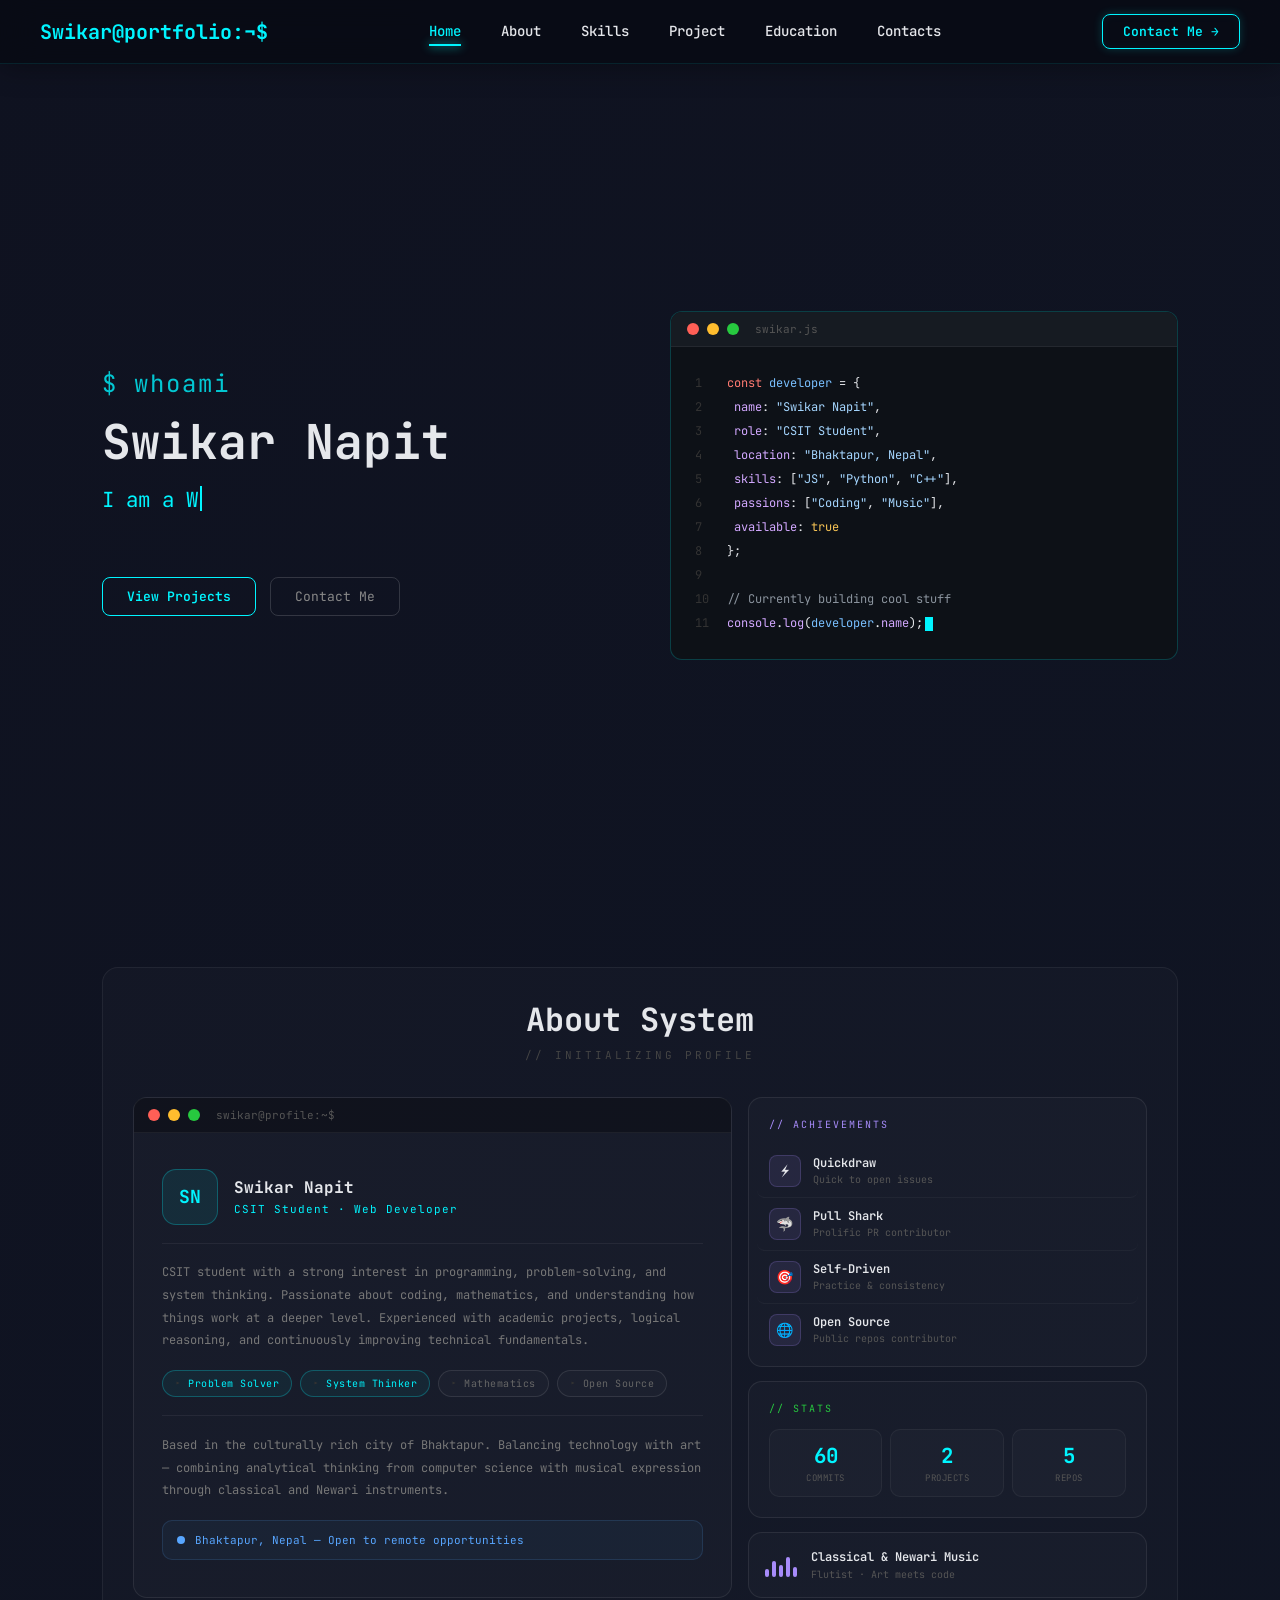
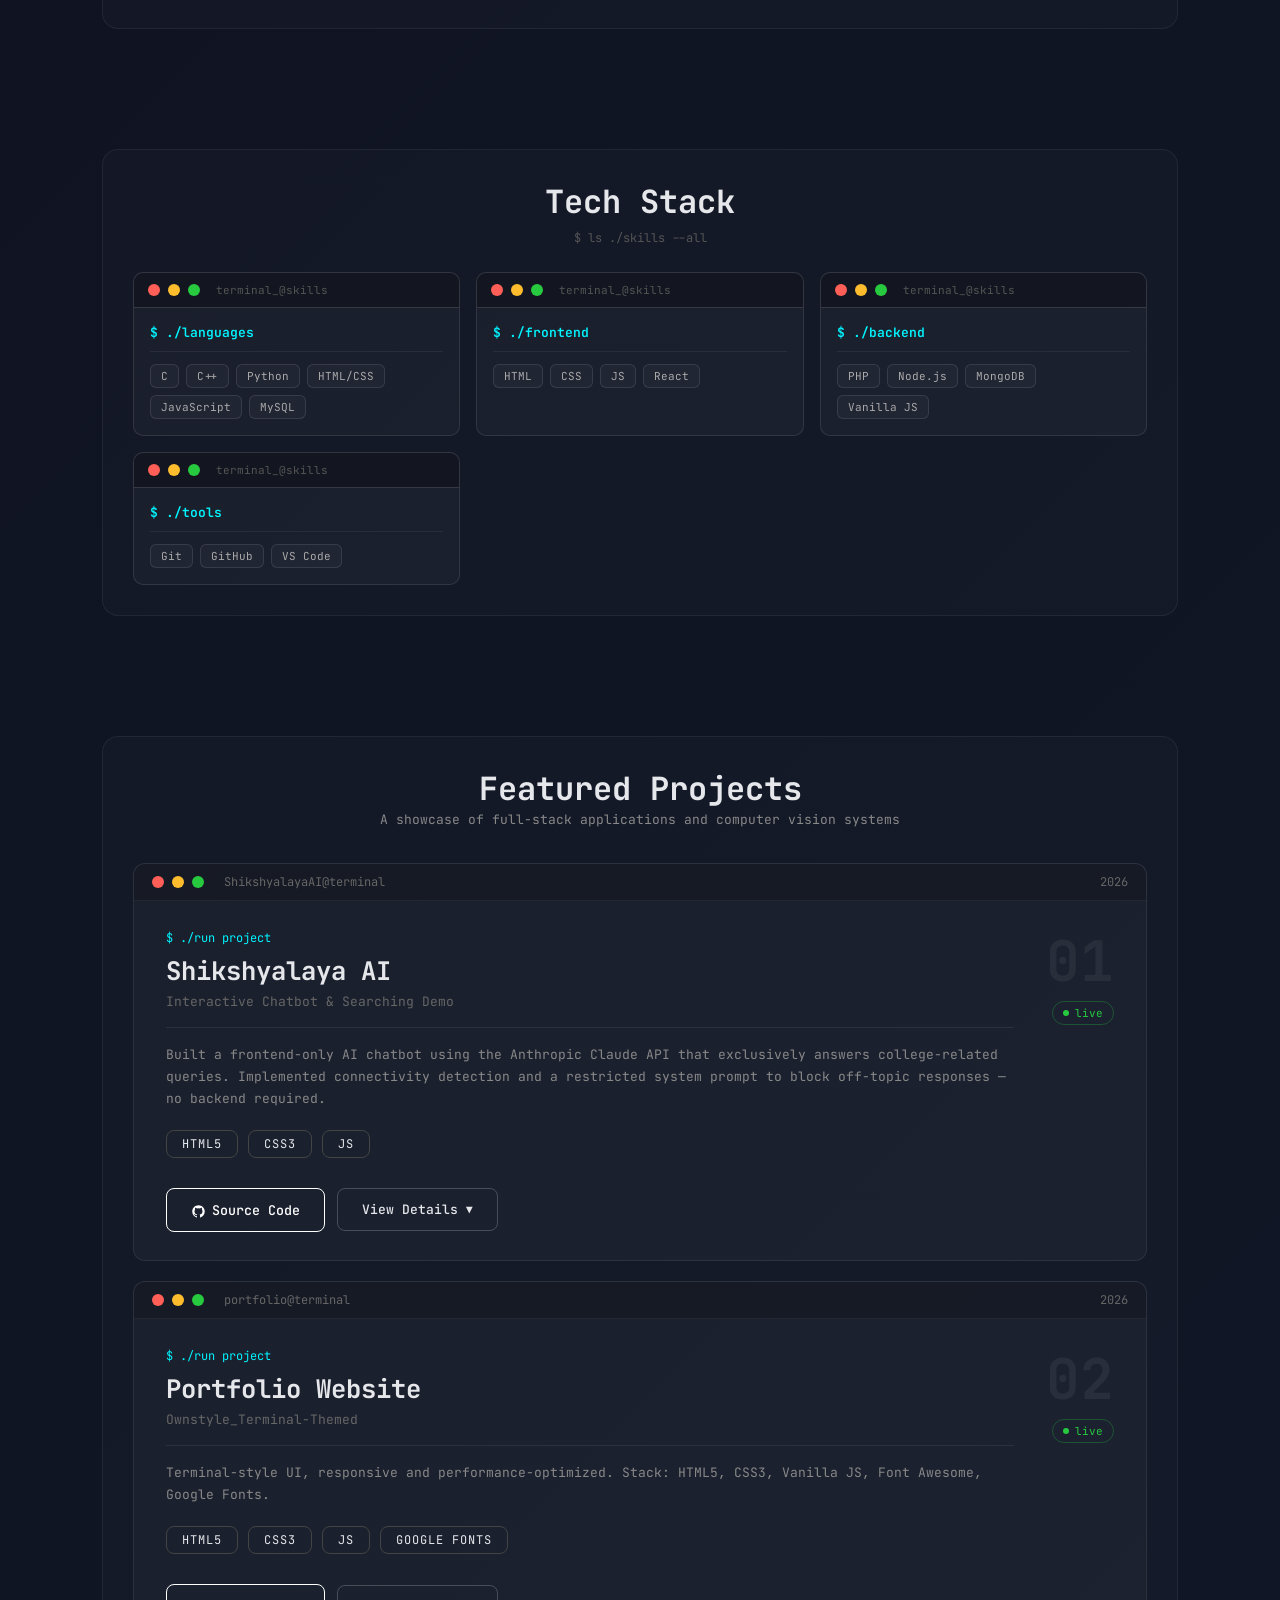
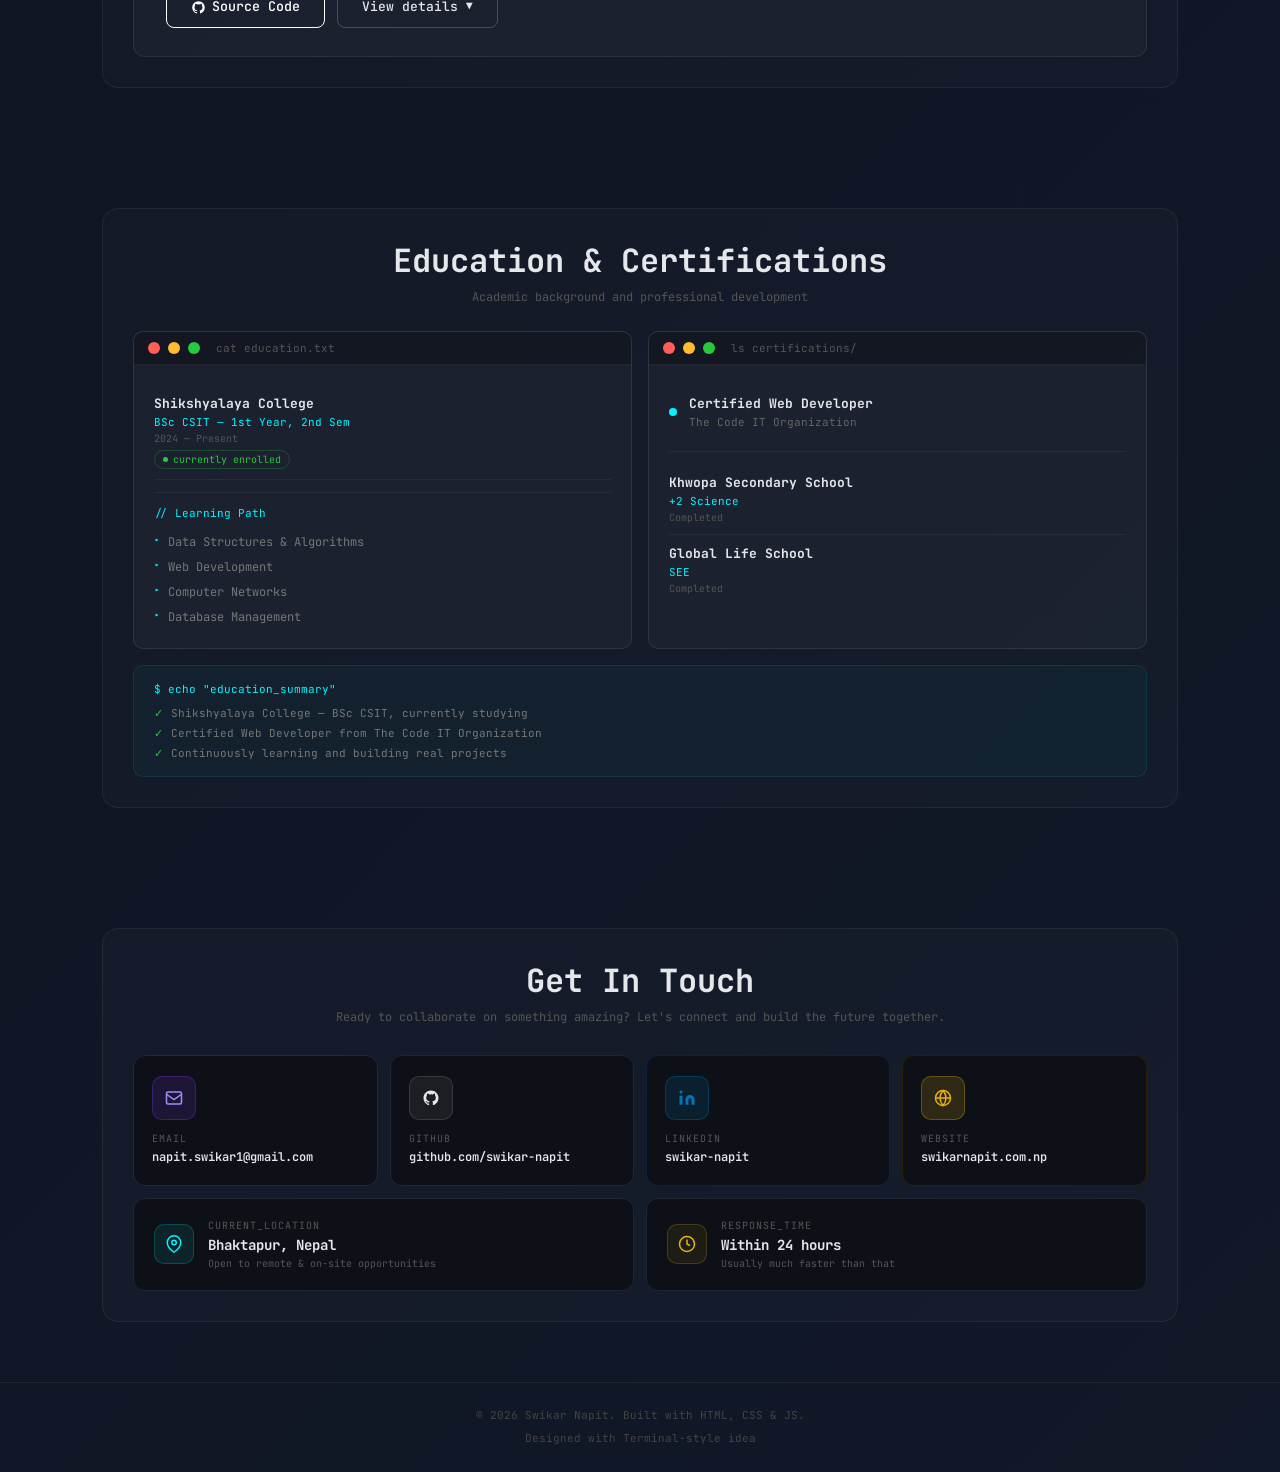
<file: code/index.html>
<!DOCTYPE html>
<html lang="en">

<head>
    <meta charset="UTF-8">
    <meta name="viewport" content="width=device-width, initial-scale=1.0">
    <title>Swikar Napit</title>
    <link rel="icon" href="Image/swikar.jpg">
    <link rel="stylesheet" href="style.css">
    <link href="https://fonts.googleapis.com/css2?family=JetBrains+Mono:wght@400;600;700&display=swap" rel="stylesheet">

</head>

<body>
    <script src="main.js"></script>
    <header>
        <div class="navbar">
            <h1 class="tophead">Swikar@portfolio:¬$</h1>
            <nav class="nav">
                <ul class="list">
                    <li><a href="javascript:void(0)" data-section="home" onclick="scrollToSection('home')">Home</a></li>
                    <li><a href="javascript:void(0)" data-section="about" onclick="scrollToSection('about')">About</a>
                    </li>
                    <li> <a href="javascript:void(0)" data-section="skills"
                            onclick="scrollToSection('skills')">Skills</a></li>
                    <li> <a href="javascript:void(0)" data-section="project"
                            onclick="scrollToSection('project')">Project</a></li>
                    <li><a href="javascript:void(0)" data-section="education"
                            onclick="scrollToSection('education')">Education</a></li>
                    <li><a href="javascript:void(0)" data-section="contacts"
                            onclick="scrollToSection('contacts')">Contacts</a></li>
                </ul>
            </nav>
            <button class="hamburger" id="hamburger" onclick="toggleMenu()">
                <span></span>
                <span></span>
                <span></span>
            </button>
            <button class="contact-btn" onclick="scrollToSection('contacts')">Contact Me</button>
        </div>
        <main>
            <section id="home">
                <div class="home-inner">
                    <div class="home-left">
                        <p class="home-greeting">$ whoami</p>
                        <h1 class="name">Swikar Napit</h1>
                        <p class="type">I am a.....</p>
                        <div class="home-btns">
                            <a href="javascript:void(0)" onclick="scrollToSection('project')"
                                class="home-btn-primary">View Projects</a>
                            <a href="javascript:void(0)" onclick="scrollToSection('contacts')"
                                class="home-btn-secondary">Contact Me</a>
                        </div>
                    </div>
                    <div class="home-right">
                        <div class="code-block">
                            <div class="code-bar">
                                <div class="dots">
                                    <div class="dot red"></div>
                                    <div class="dot yellow"></div>
                                    <div class="dot green"></div>
                                </div>
                                <span class="code-file">swikar.js</span>
                            </div>
                            <div class="code-body">
                                <span class="code-line"><span class="ln">1</span><span class="kw">const</span> <span
                                        class="cv">developer</span> <span class="nt">= {</span></span>
                                <span class="code-line"><span class="ln">2</span> <span class="fn">name</span><span
                                        class="nt">:</span> <span class="str">"Swikar Napit"</span><span
                                        class="nt">,</span></span>
                                <span class="code-line"><span class="ln">3</span> <span class="fn">role</span><span
                                        class="nt">:</span> <span class="str">"CSIT Student"</span><span
                                        class="nt">,</span></span>
                                <span class="code-line"><span class="ln">4</span> <span class="fn">location</span><span
                                        class="nt">:</span> <span class="str">"Bhaktapur, Nepal"</span><span
                                        class="nt">,</span></span>
                                <span class="code-line"><span class="ln">5</span> <span class="fn">skills</span><span
                                        class="nt">: [</span><span class="str">"JS"</span><span class="nt">,</span>
                                    <span class="str">"Python"</span><span class="nt">,</span> <span
                                        class="str">"C++"</span><span class="nt">],</span></span>
                                <span class="code-line"><span class="ln">6</span> <span class="fn">passions</span><span
                                        class="nt">: [</span><span class="str">"Coding"</span><span class="nt">,</span>
                                    <span class="str">"Music"</span><span class="nt">],</span></span>
                                <span class="code-line"><span class="ln">7</span> <span class="fn">available</span><span
                                        class="nt">:</span> <span class="val">true</span></span>
                                <span class="code-line"><span class="ln">8</span><span class="nt">};</span></span>
                                <span class="code-line"><span class="ln">9</span></span>
                                <span class="code-line"><span class="ln">10</span><span class="cm">// Currently
                                        building cool stuff</span></span>
                                <span class="code-line"><span class="ln">11</span><span class="fn">console</span><span
                                        class="nt">.</span><span class="fn">log</span><span class="nt">(</span><span
                                        class="cv">developer</span><span class="nt">.</span><span
                                        class="fn">name</span><span class="nt">);</span><span
                                        class="code-cursor"></span></span>
                            </div>
                        </div>
                    </div>
                </div>
            </section>
            <section id="about">
                <div class="card">
                    <div class="ab-hero">
                        <h1 class="ab-hero-title">About System</h1>
                        <p class="ab-hero-sub">// initializing profile</p>
                    </div>

                    <div class="ab-grid">
                        <div class="ab-profile">
                            <div class="ab-profile-bar">
                                <div class="dots">
                                    <div class="dot red"></div>
                                    <div class="dot yellow"></div>
                                    <div class="dot green"></div>
                                </div>
                                <span class="ab-profile-bar-label">swikar@profile:~$</span>
                            </div>
                            <div class="ab-profile-top">
                                <div class="ab-avatar">SN</div>
                                <div class="ab-profile-info">
                                    <div class="ab-profile-name">Swikar Napit</div>
                                    <div class="ab-profile-role">CSIT Student · Web Developer</div>
                                </div>
                            </div>
                            <div class="ab-divider"></div>
                            <p class="ab-desc">CSIT student with a strong interest in programming, problem-solving,
                                and system thinking. Passionate about coding, mathematics, and understanding how
                                things work at a deeper level. Experienced with academic projects, logical
                                reasoning, and continuously improving technical fundamentals.</p>
                            <div class="ab-tags-row">
                                <span class="ab-tag accent">Problem
                                    Solver</span>
                                <span class="ab-tag accent">System
                                    Thinker</span>
                                <span class="ab-tag">Mathematics</span>
                                <span class="ab-tag">Open Source</span>
                            </div>
                            <div class="ab-divider"></div>
                            <p class="ab-desc">Based in the culturally rich city of Bhaktapur. Balancing technology
                                with art — combining analytical thinking from computer science with musical
                                expression through classical and Newari instruments.</p>
                            <div class="ab-loc-row">
                                <div class="ab-loc-dot"></div>
                                <span class="ab-loc-text">Bhaktapur, Nepal — Open to remote opportunities</span>
                            </div>
                        </div>

                        <div class="ab-right">
                            <div class="ab-achieve">
                                <div class="ab-achieve-label">// achievements</div>
                                <div class="ab-badge">
                                    <div class="ab-badge-icon">⚡</div>
                                    <div>
                                        <div class="ab-badge-name">Quickdraw</div>
                                        <div class="ab-badge-desc">Quick to open issues</div>
                                    </div>
                                </div>
                                <div class="ab-badge">
                                    <div class="ab-badge-icon">🦈</div>
                                    <div>
                                        <div class="ab-badge-name">Pull Shark</div>
                                        <div class="ab-badge-desc">Prolific PR contributor</div>
                                    </div>
                                </div>
                                <div class="ab-badge">
                                    <div class="ab-badge-icon">🎯</div>
                                    <div>
                                        <div class="ab-badge-name">Self-Driven</div>
                                        <div class="ab-badge-desc">Practice & consistency</div>
                                    </div>
                                </div>
                                <div class="ab-badge">
                                    <div class="ab-badge-icon">🌐</div>
                                    <div>
                                        <div class="ab-badge-name">Open Source</div>
                                        <div class="ab-badge-desc">Public repos contributor</div>
                                    </div>
                                </div>
                            </div>

                            <div class="ab-stats">
                                <div class="ab-stats-label">// stats</div>
                                <div class="ab-stats-grid">
                                    <div class="ab-stat">
                                        <div class="ab-stat-num">60</div>
                                        <div class="ab-stat-label">commits</div>
                                    </div>
                                    <div class="ab-stat">
                                        <div class="ab-stat-num">2</div>
                                        <div class="ab-stat-label">projects</div>
                                    </div>
                                    <div class="ab-stat">
                                        <div class="ab-stat-num">5</div>
                                        <div class="ab-stat-label">repos</div>
                                    </div>
                                </div>
                            </div>

                            <div class="ab-music">
                                <div class="ab-music-bars">
                                    <div class="ab-bar"></div>
                                    <div class="ab-bar"></div>
                                    <div class="ab-bar"></div>
                                    <div class="ab-bar"></div>
                                    <div class="ab-bar"></div>
                                </div>
                                <div class="ab-music-text">
                                    <div class="ab-music-title">Classical & Newari Music</div>
                                    <div class="ab-music-sub">Flutist · Art meets code</div>
                                </div>
                            </div>
                        </div>
                    </div>
                </div>
            </section>
            <section id="skills">
                <div class="card">
                    <h1 class="skilltopic">Tech Stack</h1>
                    <p style="text-align:center; font-size:12px; color:#555; margin-top:6px; margin-bottom:24px;">$
                        ls ./skills --all</p>
                    <div class="ts-grid">

                        <div class="ts-card">
                            <div class="ts-bar">
                                <div class="dots">
                                    <div class="dot red"></div>
                                    <div class="dot yellow"></div>
                                    <div class="dot green"></div>
                                </div>
                                <span class="ts-title-bar">terminal_@skills</span>
                            </div>
                            <div class="ts-card-inner">
                                <div class="ts-card-title">./languages</div>
                                <div class="ts-tags">
                                    <span class="ts-tag">C</span>
                                    <span class="ts-tag">C++</span>
                                    <span class="ts-tag">Python</span>
                                    <span class="ts-tag">HTML/CSS</span>
                                    <span class="ts-tag">JavaScript</span>
                                    <span class="ts-tag">MySQL</span>
                                </div>
                            </div>
                        </div>

                        <div class="ts-card">
                            <div class="ts-bar">
                                <div class="dots">
                                    <div class="dot red"></div>
                                    <div class="dot yellow"></div>
                                    <div class="dot green"></div>
                                </div>
                                <span class="ts-title-bar">terminal_@skills</span>
                            </div>
                            <div class="ts-card-inner">
                                <div class="ts-card-title">./frontend</div>
                                <div class="ts-tags">
                                    <span class="ts-tag">HTML</span>
                                    <span class="ts-tag">CSS</span>
                                    <span class="ts-tag">JS</span>
                                    <span class="ts-tag">React</span>
                                </div>
                            </div>
                        </div>

                        <div class="ts-card">
                            <div class="ts-bar">
                                <div class="dots">
                                    <div class="dot red"></div>
                                    <div class="dot yellow"></div>
                                    <div class="dot green"></div>
                                </div>
                                <span class="ts-title-bar">terminal_@skills</span>
                            </div>
                            <div class="ts-card-inner">
                                <div class="ts-card-title">./backend</div>
                                <div class="ts-tags">
                                    <span class="ts-tag">PHP</span>
                                    <span class="ts-tag">Node.js</span>
                                    <span class="ts-tag">MongoDB</span>
                                    <span class="ts-tag">Vanilla JS</span>
                                </div>
                            </div>
                        </div>

                        <div class="ts-card">
                            <div class="ts-bar">
                                <div class="dots">
                                    <div class="dot red"></div>
                                    <div class="dot yellow"></div>
                                    <div class="dot green"></div>
                                </div>
                                <span class="ts-title-bar">terminal_@skills</span>
                            </div>
                            <div class="ts-card-inner">
                                <div class="ts-card-title">./tools</div>
                                <div class="ts-tags">
                                    <span class="ts-tag">Git</span>
                                    <span class="ts-tag">GitHub</span>
                                    <span class="ts-tag">VS Code</span>
                                </div>
                            </div>
                        </div>

                    </div>
                </div>
            </section>
            <section id="project">
                <div class="card">
                    <h1 class="skilltopic">Featured Projects</h1>
                    <p style="text-align:center; font-size:13px; color:#888; margin-bottom: 2rem;">A showcase of
                        full-stack applications and computer vision systems</p>

                    <div class="projects-container">

                        <div class="proj-card">
                            <div class="proj-bar">
                                <div class="dots">
                                    <div class="dot red"></div>
                                    <div class="dot yellow"></div>
                                    <div class="dot green"></div>
                                </div>
                                <span class="proj-user">ShikshyalayaAI@terminal</span>
                                <span class="proj-year">2026</span>
                            </div>
                            <div class="proj-body">
                                <div class="proj-left">
                                    <p class="proj-prompt">$ ./run project</p>
                                    <h2 class="proj-name">Shikshyalaya AI</h2>
                                    <p class="proj-subtitle">Interactive Chatbot & Searching Demo</p>
                                    <div class="proj-line"></div>
                                    <p class="proj-desc">Built a frontend-only AI chatbot using the Anthropic Claude
                                        API that exclusively answers college-related queries. Implemented
                                        connectivity detection and a restricted system prompt to block off-topic
                                        responses — no backend required.</p>
                                    <div class="tags-container">
                                        <span class="tag">HTML5</span>
                                        <span class="tag">CSS3</span>
                                        <span class="tag">JS</span>
                                    </div>
                                    <div class="actions">
                                        <button class="btn-details">
                                            <a href="https://github.com/swikar-napit/Chat-bot">
                                                <svg width="15" height="15" fill="currentColor" viewBox="0 0 24 24"
                                                    style="margin-right:6px;vertical-align:middle;">
                                                    <path
                                                        d="M12 2C6.477 2 2 6.477 2 12c0 4.418 2.865 8.166 6.839 9.489.5.092.682-.217.682-.482 0-.237-.009-.868-.013-1.703-2.782.604-3.369-1.34-3.369-1.34-.454-1.156-1.11-1.463-1.11-1.463-.908-.62.069-.608.069-.608 1.003.07 1.531 1.03 1.531 1.03.892 1.529 2.341 1.087 2.91.832.092-.647.35-1.088.636-1.338-2.22-.253-4.555-1.11-4.555-4.943 0-1.091.39-1.984 1.029-2.683-.103-.253-.446-1.27.098-2.647 0 0 .84-.269 2.75 1.025A9.578 9.578 0 0 1 12 6.836a9.59 9.59 0 0 1 2.504.337c1.909-1.294 2.747-1.025 2.747-1.025.546 1.377.203 2.394.1 2.647.64.699 1.028 1.592 1.028 2.683 0 3.842-2.339 4.687-4.566 4.935.359.309.678.919.678 1.852 0 1.336-.012 2.415-.012 2.743 0 .267.18.578.688.48C19.138 20.163 22 16.418 22 12c0-5.523-4.477-10-10-10z" />
                                                </svg>Source Code
                                            </a>
                                        </button>
                                        <button class="btn-desc" onclick="toggleDesc('proj1', this)">
                                            View Details <span class="arrow">▼</span>
                                        </button>
                                    </div>
                                    <div class="proj-details" id="proj1">
                                        <div class="proj-details-inner">
                                            <div>
                                                <h4>$ Features</h4>
                                                <ul>
                                                    <li>Frontend-only, no backend required</li>
                                                    <li>Restricted to college-related queries only</li>
                                                    <li>Connectivity detection built-in</li>
                                                    <li>Claude API integration</li>
                                                </ul>
                                            </div>
                                            <div>
                                                <h4>$ Highlights</h4>
                                                <div class="proj-highlight">
                                                    Built and deployed a fully functional AI chatbot using just
                                                    HTML, CSS and JS — no server needed.
                                                </div>
                                            </div>
                                        </div>
                                    </div>
                                </div>
                                <div class="proj-right">
                                    <span class="proj-number">01</span>
                                    <div class="proj-status">
                                        <div class="proj-status-dot"></div>live
                                    </div>
                                </div>
                            </div>
                        </div>

                        <div class="proj-card">
                            <div class="proj-bar">
                                <div class="dots">
                                    <div class="dot red"></div>
                                    <div class="dot yellow"></div>
                                    <div class="dot green"></div>
                                </div>
                                <span class="proj-user">portfolio@terminal</span>
                                <span class="proj-year">2026</span>
                            </div>
                            <div class="proj-body">
                                <div class="proj-left">
                                    <p class="proj-prompt">$ ./run project</p>
                                    <h2 class="proj-name">Portfolio Website</h2>
                                    <p class="proj-subtitle">Ownstyle_Terminal-Themed</p>
                                    <div class="proj-line"></div>
                                    <p class="proj-desc">Terminal-style UI, responsive and performance-optimized.
                                        Stack: HTML5, CSS3, Vanilla JS, Font Awesome, Google Fonts.</p>
                                    <div class="tags-container">
                                        <span class="tag">HTML5</span>
                                        <span class="tag">CSS3</span>
                                        <span class="tag">JS</span>
                                        <span class="tag">Google Fonts</span>
                                    </div>
                                    <div class="actions">
                                        <button class="btn-details">
                                            <a href="https://github.com/swikar-napit/Portfolio">
                                                <svg width="15" height="15" fill="currentColor" viewBox="0 0 24 24"
                                                    style="margin-right:6px;vertical-align:middle;">
                                                    <path
                                                        d="M12 2C6.477 2 2 6.477 2 12c0 4.418 2.865 8.166 6.839 9.489.5.092.682-.217.682-.482 0-.237-.009-.868-.013-1.703-2.782.604-3.369-1.34-3.369-1.34-.454-1.156-1.11-1.463-1.11-1.463-.908-.62.069-.608.069-.608 1.003.07 1.531 1.03 1.531 1.03.892 1.529 2.341 1.087 2.91.832.092-.647.35-1.088.636-1.338-2.22-.253-4.555-1.11-4.555-4.943 0-1.091.39-1.984 1.029-2.683-.103-.253-.446-1.27.098-2.647 0 0 .84-.269 2.75 1.025A9.578 9.578 0 0 1 12 6.836a9.59 9.59 0 0 1 2.504.337c1.909-1.294 2.747-1.025 2.747-1.025.546 1.377.203 2.394.1 2.647.64.699 1.028 1.592 1.028 2.683 0 3.842-2.339 4.687-4.566 4.935.359.309.678.919.678 1.852 0 1.336-.012 2.415-.012 2.743 0 .267.18.578.688.48C19.138 20.163 22 16.418 22 12c0-5.523-4.477-10-10-10z" />
                                                </svg>Source Code
                                            </a>
                                        </button>
                                        <button class="btn-desc" onclick="toggleDesc('proj2', this)">
                                            View details <span class="arrow">▼</span>
                                        </button>
                                    </div>

                                    <!-- Description panel -->
                                    <div class="proj-details" id="proj2">
                                        <div class="proj-details-inner">
                                            <div>
                                                <h4>$ Features</h4>
                                                <ul>
                                                    <li>Terminal-themed UI design</li>
                                                    <li>Fully responsive layout</li>
                                                    <li>Scrollspy navigation</li>
                                                    <li>Typewriter animation effect</li>
                                                </ul>
                                            </div>
                                            <div>
                                                <h4>$ Highlights</h4>
                                                <div class="proj-highlight">
                                                    Designed and built from scratch with a unique terminal aesthetic
                                                    — no frameworks, pure HTML/CSS/JS.
                                                </div>
                                            </div>
                                        </div>
                                    </div>

                                </div>
                                <div class="proj-right">
                                    <span class="proj-number">02</span>
                                    <div class="proj-status">
                                        <div class="proj-status-dot"></div>live
                                    </div>
                                </div>
                            </div>
                        </div>

                    </div>
                </div>
            </section>
            <section id="education">
                <div class="card">
                    <h1 class="ed-title">Education & Certifications</h1>
                    <p class="ed-sub">Academic background and professional development</p>

                    <div class="ed-grid">

                        <div class="ed-card">
                            <div class="ed-bar">
                                <div class="dots">
                                    <div class="dot red"></div>
                                    <div class="dot yellow"></div>
                                    <div class="dot green"></div>
                                </div>
                                <span class="ed-bar-label">cat education.txt</span>
                            </div>
                            <div class="ed-inner">
                                <div class="ed-item">
                                    <div class="ed-info">
                                        <div class="ed-name">Shikshyalaya College</div>
                                        <div class="ed-degree">BSc CSIT — 1st Year, 2nd Sem</div>
                                        <div class="ed-year">2024 — Present</div>
                                        <div class="ed-badge">
                                            <div class="ed-badge-dot"></div>currently enrolled
                                        </div>
                                    </div>
                                </div>
                                <div class="ed-divider"></div>
                                <p class="ed-path">// Learning Path</p>
                                <ul class="ed-list">
                                    <li>Data Structures & Algorithms</li>
                                    <li>Web Development</li>
                                    <li>Computer Networks</li>
                                    <li>Database Management</li>
                                </ul>
                            </div>
                        </div>

                        <div class="ed-card">
                            <div class="ed-bar">
                                <div class="dots">
                                    <div class="dot red"></div>
                                    <div class="dot yellow"></div>
                                    <div class="dot green"></div>
                                </div>
                                <span class="ed-bar-label">ls certifications/</span>
                            </div>
                            <div class="ed-inner">
                                <div class="ed-cert-item">
                                    <div class="ed-cert-dot"></div>
                                    <div>
                                        <div class="ed-cert-name">Certified Web Developer</div>
                                        <div class="ed-cert-org">The Code IT Organization</div>
                                    </div>
                                </div>
                                <div class="ed-divider"></div>
                                <div class="ed-item">
                                    <div class="ed-info">
                                        <div class="ed-name">Khwopa Secondary School</div>
                                        <div class="ed-degree">+2 Science</div>
                                        <div class="ed-year">Completed</div>
                                    </div>
                                </div>
                                <div class="ed-item" style="padding-bottom:0; border-bottom:none;">
                                    <div class="ed-info">
                                        <div class="ed-name">Global Life School</div>
                                        <div class="ed-degree">SEE</div>
                                        <div class="ed-year">Completed</div>
                                    </div>
                                </div>
                            </div>
                        </div>

                    </div>

                    <div class="ed-summary">
                        <div class="ed-summary-cmd">$ echo "education_summary"</div>
                        <div class="ed-summary-items">
                            <div class="ed-summary-item">Shikshyalaya College — BSc CSIT, currently studying</div>
                            <div class="ed-summary-item">Certified Web Developer from The Code IT Organization</div>
                            <div class="ed-summary-item">Continuously learning and building real projects</div>
                        </div>
                    </div>

                </div>
            </section>
            <section id="contacts">
                <div class="card">
                    <h1 class="ct-title">Get In Touch</h1>
                    <p class="ct-sub">Ready to collaborate on something amazing? Let's connect and build the future
                        together.</p>

                    <div class="ct-top">
                        <a href="mailto:napit.swikar1@gmail.com" class="ct-card purple">
                            <span class="ct-arrow">↗</span>
                            <div class="ct-icon ct-icon-purple">
                                <svg width="18" height="18" fill="none" stroke="#a78bfa" stroke-width="2"
                                    viewBox="0 0 24 24">
                                    <rect x="2" y="4" width="20" height="16" rx="2" />
                                    <path d="m2 7 10 7 10-7" />
                                </svg>
                            </div>
                            <div>
                                <div class="ct-label">Email</div>
                                <div class="ct-value">napit.swikar1@gmail.com</div>
                            </div>
                        </a>

                        <a href="https://github.com/swikar-napit" target="_blank" class="ct-card ct-white">
                            <span class="ct-arrow">↗</span>
                            <div class="ct-icon ct-icon-white">
                                <svg width="18" height="18" fill="#e5e7eb" viewBox="0 0 24 24">
                                    <path
                                        d="M12 2C6.477 2 2 6.477 2 12c0 4.418 2.865 8.166 6.839 9.489.5.092.682-.217.682-.482 0-.237-.009-.868-.013-1.703-2.782.604-3.369-1.34-3.369-1.34-.454-1.156-1.11-1.463-1.11-1.463-.908-.62.069-.608.069-.608 1.003.07 1.531 1.03 1.531 1.03.892 1.529 2.341 1.087 2.91.832.092-.647.35-1.088.636-1.338-2.22-.253-4.555-1.11-4.555-4.943 0-1.091.39-1.984 1.029-2.683-.103-.253-.446-1.27.098-2.647 0 0 .84-.269 2.75 1.025A9.578 9.578 0 0 1 12 6.836a9.59 9.59 0 0 1 2.504.337c1.909-1.294 2.747-1.025 2.747-1.025.546 1.377.203 2.394.1 2.647.64.699 1.028 1.592 1.028 2.683 0 3.842-2.339 4.687-4.566 4.935.359.309.678.919.678 1.852 0 1.336-.012 2.415-.012 2.743 0 .267.18.578.688.48C19.138 20.163 22 16.418 22 12c0-5.523-4.477-10-10-10z" />
                                </svg>
                            </div>
                            <div>
                                <div class="ct-label">GitHub</div>
                                <div class="ct-value">github.com/swikar-napit</div>
                            </div>
                        </a>

                        <a href="https://www.linkedin.com/in/swikar-napit-819b9b414/" target="_blank"
                            class="ct-card ct-blue">
                            <span class="ct-arrow">↗</span>
                            <div class="ct-icon ct-icon-blue">
                                <svg width="18" height="18" fill="#0077b5" viewBox="0 0 24 24">
                                    <path
                                        d="M16 8a6 6 0 0 1 6 6v7h-4v-7a2 2 0 0 0-2-2 2 2 0 0 0-2 2v7h-4v-7a6 6 0 0 1 6-6z" />
                                    <rect x="2" y="9" width="4" height="12" />
                                    <circle cx="4" cy="4" r="2" />
                                </svg>
                            </div>
                            <div>
                                <div class="ct-label">LinkedIn</div>
                                <div class="ct-value">swikar-napit</div>
                            </div>
                        </a>

                        <a href="https://swikarnapit.com.np" target="_blank" class="ct-card ct-yellow">
                            <span class="ct-arrow">↗</span>
                            <div class="ct-icon ct-icon-yellow">
                                <svg width="18" height="18" fill="none" stroke="#eab308" stroke-width="2"
                                    viewBox="0 0 24 24">
                                    <circle cx="12" cy="12" r="10" />
                                    <path
                                        d="M2 12h20M12 2a15.3 15.3 0 0 1 4 10 15.3 15.3 0 0 1-4 10 15.3 15.3 0 0 1-4-10 15.3 15.3 0 0 1 4-10z" />
                                </svg>
                            </div>
                            <div>
                                <div class="ct-label">Website</div>
                                <div class="ct-value">swikarnapit.com.np</div>
                            </div>
                        </a>
                    </div>

                    <div class="ct-bottom">
                        <div class="ct-info ct-cyan">
                            <div class="ct-info-icon ct-icon-cyan">
                                <svg width="18" height="18" fill="none" stroke="#00f5ff" stroke-width="2"
                                    viewBox="0 0 24 24">
                                    <path d="M21 10c0 7-9 13-9 13s-9-6-9-13a9 9 0 0 1 18 0z" />
                                    <circle cx="12" cy="10" r="3" />
                                </svg>
                            </div>
                            <div>
                                <div class="ct-info-label">current_location</div>
                                <div class="ct-info-value">Bhaktapur, Nepal</div>
                                <div class="ct-info-sub">Open to remote & on-site opportunities</div>
                            </div>
                        </div>
                        <div class="ct-info ct-gold">
                            <div class="ct-info-icon ct-icon-gold">
                                <svg width="18" height="18" fill="none" stroke="#eab308" stroke-width="2"
                                    viewBox="0 0 24 24">
                                    <circle cx="12" cy="12" r="10" />
                                    <polyline points="12 6 12 12 16 14" />
                                </svg>
                            </div>
                            <div>
                                <div class="ct-info-label">response_time</div>
                                <div class="ct-info-value">Within 24 hours</div>
                                <div class="ct-info-sub">Usually much faster than that</div>
                            </div>
                        </div>
                    </div>
                </div>
            </section>
        </main>
    </header>
    <footer class="footer">
        <p>© 2026 Swikar Napit. Built with HTML, CSS & JS.</p>
        <p>Designed with Terminal-style idea</p>
    </footer>
</body>

</html>
</file>
<file: style.css>
:root {
    --text: #e5e7eb;
    --bg: #0f1424;
    --accent: #00f5ff;
    --card: rgba(255, 255, 255, 0.06);
    --border: #e5e7eb;
    --top: #58a6ff
}

* {
    padding: 0;
    margin: 0;
    box-sizing: border-box;
    scroll-behavior: smooth
}

body {
    background: linear-gradient(135deg, #0f1220, #111827);
    font-family: "JetBrains Mono", monospace;
    color: var(--text)
}

.navbar {
    display: flex;
    align-items: center;
    justify-content: space-between;
    flex-wrap: wrap;
    gap: 10px;
    padding: 0 40px;
    height: 64px;
    position: sticky;
    top: 0;
    width: 100%;
    background: rgba(9, 11, 20, .88);
    backdrop-filter: blur(18px);
    border-bottom: 1px solid rgba(0, 245, 255, .1);
    z-index: 1000;
    box-shadow: 0 1px 30px rgba(0, 0, 0, .4)
}

.tophead {
    color: var(--accent);
    white-space: nowrap;
    font-size: 20px
}

.nav {
    display: flex;
    flex: 1;
    justify-content: center
}

.nav ul {
    display: flex;
    flex-wrap: wrap;
    gap: 40px;
    list-style: none;
    align-items: center;
    justify-content: center
}

.contact-btn {
    padding: 8px 20px;
    cursor: pointer;
    white-space: nowrap;
    background: 0 0;
    color: var(--accent);
    border: 1.5px solid var(--accent);
    border-radius: 8px;
    font-family: 'JetBrains Mono', monospace;
    font-size: 13px;
    font-weight: 600;
    box-shadow: 0 0 10px rgba(0, 245, 255, .2), inset 0 0 10px rgba(0, 245, 255, .05);
    transition: .25s
}

.contact-btn::after {
    content: ' →'
}

.contact-btn:hover {
    background: rgba(0, 245, 255, .08);
    box-shadow: 0 0 22px rgba(0, 245, 255, .45), inset 0 0 14px rgba(0, 245, 255, .08);
    transform: translateY(-1px)
}

.nav ul a {
    text-decoration: none;
    color: var(--text);
    font-weight: 500;
    position: relative
}

nav ul a.active,
nav ul a:focus,
nav ul a:hover {
    color: var(--accent)
}

section {
    min-height: auto;
    padding: 60px 8%;
    display: flex;
    flex-direction: column;
    justify-content: center
}

#home {
    min-height: calc(100vh - 57px);
    padding: 0 8%;
    display: flex;
    align-items: center
}

#home h1 {
    font-size: clamp(1.6rem, 4vw, 3rem);
    font-weight: 700;
    color: var(--text);
    line-height: 1.1;
    margin-bottom: 14px;
    white-space: nowrap
}

#home p {
    color: var(--accent);
    font-size: clamp(1rem, 2.5vw, 1.5rem);
    font-family: 'JetBrains Mono', monospace;
    margin-top: 10px
}

#home p.type {
    color: var(--accent);
    font-size: clamp(1rem, 2vw, 1.3rem);
    margin-bottom: 28px;
    margin-top: 0
}

.home-left {
    display: flex;
    flex-direction: column
}

.home-inner {
    display: grid;
    grid-template-columns: 1fr 1fr;
    gap: 60px;
    align-items: center;
    width: 100%
}

.code-block {
    background: #0d1117;
    border: 1px solid rgba(0, 245, 255, .2);
    border-radius: 12px;
    overflow: hidden;
    animation: 3s ease-in-out infinite glow
}

@keyframes glow {

    0%,
    100% {
        box-shadow: 0 0 30px rgba(0, 245, 255, .08)
    }

    50% {
        box-shadow: 0 0 50px rgba(0, 245, 255, .18)
    }
}

.code-bar {
    background: #161b22;
    padding: 10px 16px;
    display: flex;
    align-items: center;
    gap: 8px;
    border-bottom: 1px solid rgba(255, 255, 255, .06)
}

.code-file {
    font-size: 11px;
    color: #555;
    margin-left: 8px
}

.code-body {
    padding: 24px;
    font-size: 12px;
    line-height: 2
}

.code-line {
    display: block
}

.ln {
    color: #333;
    margin-right: 16px;
    user-select: none;
    min-width: 16px;
    display: inline-block
}

.kw {
    color: #ff7b72
}

.fn {
    color: #d2a8ff
}

.str {
    color: #a5d6ff
}

.cm {
    color: #8b949e
}

.cv {
    color: #79c0ff
}

.val {
    color: #f8c555
}

.nt {
    color: #e5e7eb
}

.code-cursor {
    display: inline-block;
    width: 8px;
    height: 14px;
    background: var(--accent);
    animation: 1s infinite cblink;
    vertical-align: middle;
    margin-left: 2px
}

@keyframes cblink {

    0%,
    49% {
        opacity: 1
    }

    100%,
    50% {
        opacity: 0
    }
}

@media (max-width:768px) {
    .home-inner {
        grid-template-columns: 1fr;
        gap: 40px
    }

    .code-block {
        font-size: 11px
    }

    .code-body {
        padding: 14px
    }

    #home h1 {
        white-space: normal;
        font-size: 2.2rem
    }
}

.card {
    background: rgba(255, 255, 255, .02);
    border-radius: 16px;
    box-shadow: none;
    border: 1px solid rgba(255, 255, 255, .06);
    width: 100%;
    padding: 30px
}

nav a.active::after {
    content: "";
    position: absolute;
    width: 100%;
    height: 2px;
    background: var(--accent);
    bottom: -6px;
    left: 0;
    box-shadow: 0 0 10px var(--accent)
}

.nav-mobile-footer,
.nav-mobile-header {
    display: none
}

.hamburger {
    display: none;
    flex-direction: column;
    gap: 5px;
    background: 0 0;
    border: none;
    cursor: pointer;
    padding: 4px
}

.hamburger span {
    display: block;
    width: 24px;
    height: 2px;
    background: var(--text);
    border-radius: 2px;
    transition: .3s
}

.hamburger.active span:first-child {
    transform: translateY(7px) rotate(45deg)
}

.hamburger.active span:nth-child(2) {
    opacity: 0
}

.hamburger.active span:nth-child(3) {
    transform: translateY(-7px) rotate(-45deg)
}

@media (max-width:880px) {
    .hamburger {
        display: flex;
        margin-left: auto;
        flex-shrink: 0;
        border: 1px solid rgba(0, 245, 255, .25);
        border-radius: 8px;
        width: 36px;
        height: 36px;
        align-items: center;
        justify-content: center;
        gap: 4px;
        padding: 6px;
        transition: border-color .2s, box-shadow .2s
    }

    .hamburger:hover {
        border-color: rgba(0, 245, 255, .5);
        box-shadow: 0 0 10px rgba(0, 245, 255, .15)
    }

    .hamburger span {
        width: 16px;
        background: #00f5ff
    }

    .contact-btn {
        display: none
    }

    .nav {
        flex: unset;
        overflow: hidden;
        display: none;
        position: fixed;
        top: 57px;
        left: 0;
        width: 100%;
        background: rgba(5, 8, 18, .97);
        backdrop-filter: blur(16px);
        border-bottom: 1px solid rgba(0, 245, 255, .1);
        z-index: 999
    }

    .nav.open {
        display: flex;
        flex-direction: column
    }

    .nav-mobile-header {
        padding: 14px 20px 10px;
        border-bottom: .5px solid rgba(255, 255, 255, .05)
    }

    .nav-mobile-cmd {
        font-size: 10px;
        color: #00f5ff;
        letter-spacing: 1.5px;
        margin-bottom: 3px
    }

    .nav-mobile-hint {
        font-size: 9px;
        color: #333;
        letter-spacing: 1px
    }

    .nav ul {
        flex-direction: column;
        gap: 0;
        width: 100%;
        padding: 6px 0
    }

    .nav ul li {
        width: 100%;
        counter-increment: nav-counter
    }

    .nav ul a {
        display: flex;
        align-items: center;
        gap: 12px;
        padding: 11px 20px;
        font-size: 13px;
        border-bottom: .5px solid rgba(255, 255, 255, .04);
        color: #888;
        text-decoration: none;
        transition: .2s;
        position: relative
    }

    .nav ul a::before {
        content: attr(data-num);
        font-size: 9px;
        color: #333;
        min-width: 18px;
        transition: color .2s
    }

    .nav ul a::after {
        content: "→";
        font-size: 11px;
        color: #222;
        margin-left: auto;
        transition: .2s
    }

    .nav ul a:hover {
        background: rgba(0, 245, 255, .04);
        color: #00f5ff;
        padding-left: 24px
    }

    .nav ul a:hover::before {
        color: #00f5ff
    }

    .nav ul a:hover::after {
        color: #00f5ff;
        transform: translateX(3px)
    }

    .nav ul a.active {
        background: rgba(0, 245, 255, .05);
        color: #00f5ff;
        border-left: 2px solid #00f5ff;
        padding-left: 18px
    }

    .nav ul a.active::before {
        color: #00f5ff
    }

    .nav ul a.active::after {
        content: "→";
        color: #00f5ff;
        position: static;
        width: auto;
        height: auto;
        background: 0 0;
        box-shadow: none
    }

    .nav-mobile-footer {
        padding: 12px 20px;
        border-top: .5px solid rgba(255, 255, 255, .05);
        justify-content: space-between;
        align-items: center
    }

    .nav-mobile-footer-cmd {
        font-size: 9px;
        color: #333;
        letter-spacing: 1px
    }

    .nav-mobile-contact {
        font-size: 11px;
        color: #00f5ff;
        border: 1px solid rgba(0, 245, 255, .3);
        padding: 5px 14px;
        border-radius: 20px;
        cursor: pointer;
        background: 0 0;
        font-family: 'JetBrains Mono', monospace;
        transition: .2s
    }

    .nav-mobile-contact:hover {
        background: rgba(0, 245, 255, .08);
        box-shadow: 0 0 12px rgba(0, 245, 255, .2)
    }

    .tophead {
        flex-shrink: 0
    }

    .ts-grid {
        grid-template-columns: repeat(2, 1fr)
    }

    .nav-mobile-footer,
    .nav-mobile-header {
        display: block
    }
}

.cursor {
    display: inline-block;
    width: 2px;
    height: 1.2em;
    background-color: var(--accent);
    margin-left: 2px;
    animation: 1s infinite blink;
    vertical-align: baseline;
    position: relative;
    top: 4px
}

@keyframes blink {

    0%,
    49% {
        background-color: var(--accent)
    }

    100%,
    50% {
        background-color: transparent
    }
}

.home-greeting {
    font-size: 13px;
    color: var(--accent);
    letter-spacing: 2px;
    margin-bottom: 12px;
    opacity: .8
}

.home-btns {
    display: flex;
    gap: 14px;
    margin-top: 32px;
    flex-wrap: wrap
}

.home-btn-primary {
    padding: 10px 24px;
    background: 0 0;
    color: var(--accent);
    border: 1.5px solid var(--accent);
    border-radius: 8px;
    text-decoration: none;
    font-weight: 600;
    font-size: 13px;
    font-family: 'JetBrains Mono', monospace;
    transition: .3s
}

.home-btn-primary:hover {
    background: var(--accent);
    color: #0f1220;
    box-shadow: 0 0 20px rgba(0, 245, 255, .3)
}

.home-btn-secondary {
    padding: 10px 24px;
    border: 1.5px solid rgba(255, 255, 255, .15);
    color: #888;
    border-radius: 8px;
    text-decoration: none;
    font-size: 13px;
    font-family: 'JetBrains Mono', monospace;
    transition: .3s
}

.home-btn-secondary:hover {
    border-color: rgba(255, 255, 255, .4);
    color: var(--text)
}

.ab-hero {
    text-align: center;
    margin-bottom: 32px
}

.ab-hero-title {
    font-size: clamp(1.4rem, 3vw, 2rem);
    font-weight: 700;
    color: var(--text);
    margin-bottom: 6px
}

.ab-hero-sub {
    font-size: 11px;
    color: #444;
    letter-spacing: 3px;
    text-transform: uppercase
}

.ab-grid {
    display: grid;
    grid-template-columns: 1.2fr 0.8fr;
    gap: 16px
}

.ab-profile {
    background: rgba(255, 255, 255, .02);
    border: .5px solid rgba(255, 255, 255, .08);
    border-radius: 14px;
    padding: 28px;
    display: flex;
    flex-direction: column;
    gap: 18px;
    transition: border-color .3s, transform .3s, box-shadow .3s
}

.ab-profile:hover {
    border-color: rgba(0, 245, 255, .3);
    transform: translateY(-3px);
    box-shadow: 0 8px 24px rgba(0, 245, 255, .06)
}

.ab-profile-top {
    display: flex;
    align-items: center;
    gap: 16px
}

.ab-profile-bar {
    display: flex;
    align-items: center;
    gap: 8px;
    padding: 10px 14px;
    background: rgba(0, 0, 0, .3);
    border-bottom: 1px solid rgba(255, 255, 255, .06);
    border-radius: 10px 10px 0 0;
    margin: -28px -28px 18px
}

.ab-profile-bar-label {
    font-size: 11px;
    color: #555;
    margin-left: 8px
}

.ab-tags-row {
    display: flex;
    flex-wrap: wrap;
    gap: 8px
}

.ab-tag {
    font-size: 10px;
    padding: 6px 12px;
    border-radius: 20px;
    border: .5px solid rgba(255, 255, 255, .1);
    color: #666;
    background: rgba(255, 255, 255, .02);
    letter-spacing: .5px;
    transition: .25s;
    cursor: default
}

.ab-tag::before {
    content: "▸ ";
    color: #333;
    transition: color .25s
}

.ab-tag:hover {
    border-left-color: var(--accent);
    color: var(--text);
    background: rgba(0, 245, 255, .04);
    transform: translateX(4px)
}

.ab-tag:hover::before {
    color: var(--accent)
}

.ab-tag.accent {
    border-color: rgba(0, 245, 255, .25);
    color: #00f5ff;
    background: rgba(0, 245, 255, .05)
}

.ab-tag.accent:hover {
    border-left-color: var(--accent);
    color: #00f5ff;
    background: rgba(0, 245, 255, .06);
    box-shadow: 2px 0 12px rgba(0, 245, 255, .08)
}

.ab-avatar {
    width: 56px;
    height: 56px;
    border-radius: 14px;
    background: rgba(0, 245, 255, .08);
    border: 1px solid rgba(0, 245, 255, .25);
    display: flex;
    align-items: center;
    justify-content: center;
    font-size: 18px;
    font-weight: 700;
    color: #00f5ff;
    flex-shrink: 0
}

.ab-avatar-img {
    object-fit: cover;
    object-position: 70% 20%;
}

.ab-profile-name {
    font-size: 16px;
    font-weight: 700;
    color: var(--text);
    margin-bottom: 4px
}

.ab-profile-role {
    font-size: 11px;
    color: #00f5ff;
    letter-spacing: 1px
}

.ab-divider {
    height: .5px;
    background: rgba(255, 255, 255, .06)
}

.ab-desc {
    font-size: 12px;
    color: #777;
    line-height: 1.9
}

@media (max-width:768px) {
    .ab-desc {
        font-size: 11px;
        line-height: 1.7
    }
}

.ab-loc-row {
    display: flex;
    align-items: center;
    gap: 10px;
    padding: 12px 14px;
    background: rgba(88, 166, 255, .05);
    border: .5px solid rgba(88, 166, 255, .15);
    border-radius: 10px
}

.ab-loc-dot {
    width: 8px;
    height: 8px;
    border-radius: 50%;
    background: #58a6ff;
    flex-shrink: 0;
    animation: 2s infinite locpulse
}

@keyframes locpulse {

    0%,
    100% {
        opacity: 1;
        box-shadow: 0 0 0 0 rgba(88, 166, 255, .4)
    }

    50% {
        opacity: .7;
        box-shadow: 0 0 0 6px rgba(88, 166, 255, 0)
    }
}

.ab-loc-text {
    font-size: 11px;
    color: #58a6ff
}

.ab-right {
    display: flex;
    flex-direction: column;
    gap: 14px;
    height: 100%
}

.ab-achieve {
    background: rgba(255, 255, 255, .02);
    border: .5px solid rgba(255, 255, 255, .08);
    border-radius: 14px;
    padding: 20px;
    transition: border-color .3s, transform .3s, box-shadow .3s;
    flex: 1
}

.ab-achieve:hover {
    border-color: rgba(167, 139, 250, .3);
    transform: translateY(-3px);
    box-shadow: 0 8px 24px rgba(167, 139, 250, .06)
}

.ab-achieve-label {
    font-size: 10px;
    color: #a78bfa;
    letter-spacing: 2px;
    text-transform: uppercase;
    margin-bottom: 14px
}

.ab-badge {
    display: flex;
    align-items: center;
    gap: 12px;
    padding: 10px 12px;
    border-radius: 8px;
    border-bottom: .5px solid rgba(255, 255, 255, .04);
    transition: background .2s, transform .2s;
    margin: 0 -12px
}

.ab-badge:hover {
    background: rgba(167, 139, 250, .06);
    transform: translateX(4px)
}

.ab-badge:hover .ab-badge-name {
    color: #a78bfa
}

.ab-badge:hover .ab-badge-icon {
    background: rgba(167, 139, 250, .2);
    border-color: rgba(167, 139, 250, .4)
}

.ab-badge-name {
    font-size: 12px;
    color: var(--text);
    font-weight: 600;
    transition: color .2s
}

.ab-badge-icon {
    width: 32px;
    height: 32px;
    border-radius: 8px;
    background: rgba(167, 139, 250, .1);
    border: .5px solid rgba(167, 139, 250, .2);
    display: flex;
    align-items: center;
    justify-content: center;
    font-size: 14px;
    flex-shrink: 0;
    transition: background .2s, border-color .2s
}

.ab-badge:last-child {
    border-bottom: none;
    padding-bottom: 0
}

.ab-badge:first-of-type {
    padding-top: 0
}

.ab-badge-desc {
    font-size: 10px;
    color: #555;
    margin-top: 2px
}

.ab-stats {
    background: rgba(255, 255, 255, .02);
    border: .5px solid rgba(255, 255, 255, .08);
    border-radius: 14px;
    padding: 20px;
    transition: border-color .3s, transform .3s, box-shadow .3s
}

.ab-stats:hover {
    border-color: rgba(39, 201, 63, .3);
    transform: translateY(-3px);
    box-shadow: 0 8px 24px rgba(39, 201, 63, .06)
}

.ab-stats-label {
    display: flex;
    align-items: center;
    line-height: 1;
    font-size: 10px;
    color: #27c93f;
    letter-spacing: 2px;
    text-transform: uppercase;
    margin-bottom: 14px
}

.ab-stats-grid {
    display: grid;
    grid-template-columns: repeat(3, 1fr);
    gap: 8px
}

.ab-stat {
    text-align: center;
    padding: 12px 6px;
    background: rgba(255, 255, 255, .02);
    border: .5px solid rgba(255, 255, 255, .05);
    border-radius: 10px
}

.ab-stat-num {
    font-size: 1.3rem;
    font-weight: 700;
    color: #00f5ff
}

.ab-stat-num.loading {
    animation: 1.3s ease-in-out infinite statPulse
}

@keyframes statPulse {

    0%,
    100% {
        opacity: .35
    }

    50% {
        opacity: .9
    }
}

.ab-stat-label {
    font-size: 9px;
    color: #555;
    margin-top: 3px;
    letter-spacing: .5px;
    text-transform: uppercase
}

.ab-music {
    display: flex;
    align-items: center;
    gap: 14px;
    padding: 16px;
    background: rgba(255, 255, 255, .02);
    border: .5px solid rgba(255, 255, 255, .08);
    border-radius: 14px;
    transition: border-color .3s, transform .3s, box-shadow .3s
}

.ab-music:hover {
    border-color: rgba(167, 139, 250, .3);
    transform: translateY(-3px);
    box-shadow: 0 8px 24px rgba(167, 139, 250, .06)
}

.ab-music-bars {
    display: flex;
    align-items: flex-end;
    gap: 3px;
    height: 24px;
    flex-shrink: 0
}

.ab-bar {
    width: 4px;
    border-radius: 2px;
    background: #a78bfa;
    animation: 1.2s ease-in-out infinite barwave
}

.ab-bar:first-child {
    height: 8px;
    animation-delay: 0s
}

.ab-bar:nth-child(2) {
    height: 16px;
    animation-delay: .15s
}

.ab-bar:nth-child(3) {
    height: 12px;
    animation-delay: .3s
}

.ab-bar:nth-child(4) {
    height: 20px;
    animation-delay: .45s
}

.ab-bar:nth-child(5) {
    height: 10px;
    animation-delay: .6s
}

@keyframes barwave {

    0%,
    100% {
        transform: scaleY(.4)
    }

    50% {
        transform: scaleY(1)
    }
}

.ab-music-title {
    font-size: 12px;
    color: var(--text);
    font-weight: 600;
    margin-bottom: 3px
}

.ab-music-sub {
    font-size: 10px;
    color: #555
}

@media (max-width:768px) {
    .ab-grid {
        grid-template-columns: 1fr
    }

    .ab-right {
        height: auto
    }

    .ab-achieve {
        flex: unset
    }
}

.ab-terminal-body {
    padding: 24px;
    display: flex;
    flex-direction: column;
    gap: 18px
}

@media (max-width:768px) {
    .ab-terminal-body {
        padding: 16px;
        gap: 12px
    }
}

section h2 {
    margin-bottom: 12px;
    font-size: 20px
}

li,
p {
    line-height: 1.6;
    font-size: 14px
}

.dots {
    display: flex;
    gap: 8px
}

.dot {
    width: 12px;
    height: 12px;
    border-radius: 50%
}

.red {
    background: #ff5f56
}

.yellow {
    background: #ffbd2e
}

.green {
    background: #27c93f
}

.skilltopic {
    text-align: center;
    font-size: clamp(1.4rem, 3vw, 2rem)
}

.ts-grid {
    display: grid;
    grid-template-columns: repeat(3, 1fr);
    gap: 16px;
    margin-top: 10px
}

.ts-card {
    background: rgba(255, 255, 255, .03);
    border: 1px solid rgba(255, 255, 255, .1);
    border-radius: 10px;
    overflow: hidden;
    transition: border-color .3s, transform .3s, box-shadow .3s;
    animation: .5s both fadeInUp
}

.ts-card:hover {
    border-color: rgba(0, 245, 255, .4);
    transform: translateY(-4px);
    box-shadow: 0 8px 24px rgba(0, 245, 255, .07)
}

.ts-card:first-child {
    animation-delay: .1s
}

.ts-card:nth-child(2) {
    animation-delay: .2s
}

.ts-card:nth-child(3) {
    animation-delay: .3s
}

.ts-card:nth-child(4) {
    animation-delay: .4s
}

.ts-bar {
    display: flex;
    align-items: center;
    padding: 10px 14px;
    background: rgba(0, 0, 0, .3);
    border-bottom: 1px solid rgba(255, 255, 255, .15);
    gap: 8px
}

.ts-title-bar {
    font-size: 11px;
    color: #555;
    margin-left: 8px
}

.ts-card-inner {
    padding: 16px
}

.ts-card-title {
    color: var(--accent);
    font-size: 13px;
    font-weight: 600;
    margin-bottom: 12px;
    padding-bottom: 10px;
    border-bottom: 1px solid rgba(255, 255, 255, .06)
}

.ts-card-title::before {
    content: "$ ";
    color: var(--accent)
}

.ts-tags {
    display: flex;
    flex-wrap: wrap;
    gap: 7px
}

.ts-tag {
    font-size: 11px;
    padding: 4px 10px;
    border-radius: 6px;
    border: 1px solid rgba(255, 255, 255, .1);
    color: #aaa;
    background: rgba(255, 255, 255, .03);
    transition: .2s;
    cursor: default
}

.ts-tag:hover {
    border-color: var(--accent);
    color: var(--accent);
    background: rgba(0, 245, 255, .05)
}

@keyframes fadeInUp {
    from {
        opacity: 0;
        transform: translateY(16px)
    }

    to {
        opacity: 1;
        transform: translateY(0)
    }
}

.tags-container {
    margin-top: 20px;
    display: flex;
    gap: 10px;
    flex-wrap: wrap
}

.tag {
    border: 1px solid #444;
    padding: 5px 15px;
    border-radius: 8px;
    font-size: .75rem;
    text-transform: uppercase;
    letter-spacing: 1px;
    transition: border-color .3s
}

.actions {
    margin-top: 30px;
    display: flex;
    gap: 12px;
    align-items: center;
    flex-wrap: wrap
}

.btn-details {
    background: 0 0;
    color: #fff;
    border: 1.5px solid #fff;
    padding: 12px 24px;
    border-radius: 8px;
    font-size: 13px;
    font-weight: 500;
    cursor: pointer;
    display: inline-flex;
    align-items: center;
    gap: 10px;
    transition: .3s;
    text-decoration: none
}

.btn-details:hover {
    background: #fff;
    color: #000
}

.btn-details span {
    font-size: .8rem
}

.btn-live {
    background: rgba(39, 201, 63, .1);
    color: #27c93f;
    border: 1.5px solid #27c93f;
    padding: 12px 24px;
    border-radius: 8px;
    font-size: 13px;
    font-weight: 500;
    cursor: pointer;
    display: inline-flex;
    align-items: center;
    gap: 10px;
    transition: .3s;
    text-decoration: none
}

.btn-live:hover {
    background: #27c93f;
    color: #0d1117
}

.projects-container {
    display: flex;
    flex-direction: column;
    gap: 20px;
    margin-top: 20px
}

@media (max-width:1024px) {
    .navbar {
        padding: 15px 25px
    }

    .nav ul {
        gap: 25px
    }

    section {
        padding: 80px 6%
    }
}

@media (max-width:768px) {
    .ts-grid {
        grid-template-columns: 1fr
    }

    .navbar {
        padding: 12px 20px
    }

    .nav ul {
        gap: 15px;
        font-size: 13px
    }

    section {
        padding: 60px 5%
    }

    .skill-card {
        min-width: 45%
    }

    .terminal-window {
        min-width: 100%
    }
}

@media (max-width:600px) {
    section {
        padding: 50px 4%
    }

    .card,
    .terminal-body {
        padding: 16px
    }

    .skill-card {
        min-width: 100%
    }

    .terminal-window {
        min-width: 100%;
        max-width: 100%
    }
}

@media (max-width:380px) {
    .tophead {
        font-size: 14px
    }

    .nav ul {
        font-size: 11px;
        gap: 8px
    }

    #home h1 {
        font-size: 1.3rem
    }
}

.proj-card {
    background: rgba(255, 255, 255, .03);
    border: 1px solid rgba(255, 255, 255, .08);
    border-radius: 12px;
    overflow: hidden;
    transition: border-color .3s
}

.proj-card:hover {
    border-color: rgba(0, 245, 255, .3)
}

.proj-bar {
    display: flex;
    align-items: center;
    padding: 10px 18px;
    background: rgba(0, 0, 0, .2);
    border-bottom: 1px solid rgba(255, 255, 255, .06);
    gap: 10px
}

.proj-user {
    font-size: 12px;
    color: #666;
    flex: 1;
    margin-left: 10px
}

.proj-year {
    font-size: 12px;
    color: #666
}

.proj-body {
    padding: 28px 32px;
    display: grid;
    grid-template-columns: 1fr auto;
    gap: 2rem;
    align-items: start
}

.proj-prompt {
    font-size: 12px;
    color: var(--accent);
    margin-bottom: 6px
}

.proj-name {
    font-size: 1.6rem;
    font-weight: 700;
    color: var(--text);
    margin-bottom: 4px
}

.proj-subtitle {
    font-size: 13px;
    color: #666;
    margin-bottom: 14px
}

.proj-line {
    height: 1px;
    background: rgba(255, 255, 255, .07);
    margin: 0 0 16px
}

.proj-desc {
    font-size: 13px;
    color: #888;
    line-height: 1.7;
    margin-bottom: 18px
}

.proj-right {
    display: flex;
    flex-direction: column;
    align-items: flex-end;
    gap: 12px;
    padding-top: 4px
}

.proj-number {
    font-size: 3.5rem;
    font-weight: 700;
    color: rgba(255, 255, 255, .06);
    line-height: 1
}

.proj-status {
    display: flex;
    align-items: center;
    gap: 6px;
    font-size: 11px;
    color: #27c93f;
    border: 1px solid rgba(39, 201, 63, .3);
    padding: 4px 10px;
    border-radius: 20px
}

.proj-status-dot {
    width: 6px;
    height: 6px;
    border-radius: 50%;
    background: #27c93f;
    animation: 2s infinite pulse
}

@keyframes pulse {

    0%,
    100% {
        opacity: 1
    }

    50% {
        opacity: .3
    }
}

@media (max-width:600px) {
    .proj-body {
        grid-template-columns: 1fr;
        padding: 20px
    }

    .proj-right {
        flex-direction: row;
        align-items: center
    }

    .proj-number {
        font-size: 2rem
    }
}

.proj-details {
    max-height: 0;
    overflow: hidden;
    transition: max-height .4s, opacity .3s;
    opacity: 0
}

.proj-details.open {
    max-height: 500px;
    opacity: 1
}

.proj-details-inner {
    border-top: 1px solid rgba(255, 255, 255, .07);
    margin-top: 16px;
    padding-top: 16px;
    display: grid;
    grid-template-columns: 1fr 1fr;
    gap: 20px
}

.proj-details-inner h4 {
    color: var(--accent);
    font-size: 13px;
    margin-bottom: 12px
}

.proj-details-inner ul {
    list-style: none;
    padding: 0
}

.proj-details-inner ul li {
    font-size: 12px;
    color: #888;
    padding: 4px 0 4px 14px;
    position: relative;
    line-height: 1.5
}

.proj-details-inner ul li::before {
    content: "▸";
    position: absolute;
    left: 0;
    color: var(--accent);
    font-size: 10px
}

.proj-highlight {
    background: rgba(0, 245, 255, .05);
    border: 1px solid rgba(0, 245, 255, .15);
    border-radius: 8px;
    padding: 12px 16px;
    font-size: 12px;
    color: #aaa;
    line-height: 1.6
}

.btn-desc {
    background: 0 0;
    color: var(--text);
    border: 1.5px solid rgba(255, 255, 255, .2);
    padding: 12px 24px;
    border-radius: 8px;
    font-family: inherit;
    font-size: 13px;
    font-weight: 500;
    cursor: pointer;
    display: flex;
    align-items: center;
    gap: 8px;
    transition: .3s
}

.btn-desc.open,
.btn-desc:hover {
    border-color: var(--accent);
    color: var(--accent)
}

.btn-desc .arrow {
    transition: transform .3s;
    font-size: 11px
}

.btn-desc.open .arrow {
    transform: rotate(180deg)
}

@media (max-width:600px) {
    .proj-details-inner {
        grid-template-columns: 1fr
    }
}

.ed-title {
    text-align: center;
    font-size: clamp(1.4rem, 3vw, 2rem);
    font-weight: 700;
    color: var(--text);
    margin-bottom: 6px
}

.ed-sub {
    text-align: center;
    font-size: 12px;
    color: #555;
    margin-bottom: 24px
}

.ed-grid {
    display: grid;
    grid-template-columns: 1fr 1fr;
    gap: 16px;
    margin-bottom: 16px
}

.ed-card {
    background: rgba(255, 255, 255, .03);
    border: 1px solid rgba(255, 255, 255, .09);
    border-radius: 10px;
    overflow: hidden;
    transition: border-color .3s, transform .3s;
    animation: .5s both edFade
}

.ed-card:hover {
    border-color: rgba(0, 245, 255, .35);
    transform: translateY(-3px)
}

.ed-card:first-child {
    animation-delay: .1s
}

.ed-card:nth-child(2) {
    animation-delay: .2s
}

.ed-bar {
    display: flex;
    align-items: center;
    padding: 9px 14px;
    background: rgba(0, 0, 0, .3);
    border-bottom: 1px solid rgba(255, 255, 255, .06);
    gap: 8px
}

.ed-bar-label {
    font-size: 11px;
    color: #555;
    margin-left: 8px
}

.ed-inner {
    padding: 20px
}

.ed-item {
    padding: 10px 0;
    border-bottom: 1px solid rgba(255, 255, 255, .05)
}

.ed-name {
    font-size: 13px;
    font-weight: 700;
    color: var(--text);
    margin-bottom: 3px
}

.ed-degree {
    font-size: 11px;
    color: var(--accent);
    margin-bottom: 3px
}

.ed-year {
    font-size: 10px;
    color: #555
}

.ed-badge {
    display: inline-flex;
    align-items: center;
    gap: 5px;
    font-size: 10px;
    color: #27c93f;
    border: 1px solid rgba(39, 201, 63, .25);
    padding: 2px 8px;
    border-radius: 20px;
    margin-top: 5px
}

.ed-badge-dot {
    width: 5px;
    height: 5px;
    border-radius: 50%;
    background: #27c93f;
    animation: 2s infinite pulse
}

.ed-divider {
    height: 1px;
    background: rgba(255, 255, 255, .05);
    margin: 12px 0
}

.ed-path {
    font-size: 11px;
    color: var(--accent);
    margin-bottom: 10px
}

.ed-list {
    list-style: none;
    display: flex;
    flex-direction: column;
    gap: 6px
}

.ed-list li {
    font-size: 12px;
    color: #777;
    padding-left: 14px;
    position: relative
}

.ed-list li::before {
    content: "▸";
    position: absolute;
    left: 0;
    color: var(--accent);
    font-size: 10px
}

.ed-cert-item {
    display: flex;
    align-items: center;
    gap: 12px;
    padding: 10px 0
}

.ed-cert-dot {
    width: 8px;
    height: 8px;
    border-radius: 50%;
    background: var(--accent);
    flex-shrink: 0
}

.ed-cert-name {
    font-size: 13px;
    font-weight: 700;
    color: var(--text);
    margin-bottom: 3px
}

.ed-cert-org {
    font-size: 11px;
    color: #666
}

.ed-summary {
    background: rgba(0, 245, 255, .03);
    border: 1px solid rgba(0, 245, 255, .1);
    border-radius: 10px;
    padding: 16px 20px;
    margin-top: 4px;
    animation: .5s .3s both edFade
}

.ed-summary-cmd {
    font-size: 11px;
    color: var(--accent);
    margin-bottom: 10px
}

.ed-summary-items {
    display: flex;
    flex-direction: column;
    gap: 6px
}

.ed-summary-item {
    font-size: 11px;
    color: #777;
    display: flex;
    align-items: center;
    gap: 8px
}

.ed-summary-item::before {
    content: "✓";
    color: #27c93f;
    font-size: 11px
}

@keyframes edFade {
    from {
        opacity: 0;
        transform: translateY(14px)
    }

    to {
        opacity: 1;
        transform: translateY(0)
    }
}

@media (max-width:768px) {
    .ed-grid {
        grid-template-columns: 1fr
    }

    .ed-summary {
        padding: 12px 14px
    }
}

.ct-title {
    text-align: center;
    font-size: clamp(1.4rem, 3vw, 2rem);
    font-weight: 700;
    color: var(--text);
    margin-bottom: 6px
}

.ct-sub {
    text-align: center;
    font-size: 12px;
    color: #555;
    margin-bottom: 28px
}

.ct-modal-overlay {
    position: fixed;
    inset: 0;
    background: rgba(5, 7, 14, .75);
    backdrop-filter: blur(6px);
    display: flex;
    align-items: center;
    justify-content: center;
    padding: 20px;
    z-index: 2000;
    opacity: 0;
    visibility: hidden;
    transition: opacity .3s ease, visibility .3s ease
}

.ct-modal-overlay.show {
    opacity: 1;
    visibility: visible
}

.ct-modal {
    width: 100%;
    max-width: 480px;
    max-height: 90vh;
    overflow-y: auto;
    transform: scale(.92) translateY(12px);
    opacity: 0;
    transition: transform .3s ease, opacity .3s ease
}

.ct-modal-overlay.show .ct-modal {
    transform: scale(1) translateY(0);
    opacity: 1
}

.ct-form {
    background: #0d1117;
    border: 1px solid rgba(0, 245, 255, .2);
    border-radius: 12px;
    overflow: hidden;
    box-shadow: 0 20px 60px rgba(0, 0, 0, .5), 0 0 40px rgba(0, 245, 255, .08)
}

.ct-form:focus-within {
    border-color: rgba(0, 245, 255, .4);
    box-shadow: 0 20px 60px rgba(0, 0, 0, .5), 0 0 40px rgba(0, 245, 255, .15)
}

.ct-form-bar {
    background: #161b22;
    padding: 10px 16px;
    display: flex;
    align-items: center;
    gap: 8px;
    border-bottom: 1px solid rgba(255, 255, 255, .06)
}

.ct-modal-close {
    margin-left: auto;
    background: 0 0;
    border: none;
    color: #555;
    font-size: 14px;
    cursor: pointer;
    padding: 4px 6px;
    line-height: 1;
    transition: color .2s
}

.ct-modal-close:hover {
    color: var(--accent)
}

.ct-form-body {
    padding: 24px;
    display: flex;
    flex-direction: column;
    gap: 18px
}

.ct-form-row {
    display: grid;
    grid-template-columns: 1fr 1fr;
    gap: 18px
}

.ct-form-field {
    display: flex;
    flex-direction: column;
    gap: 8px;
    position: relative
}

.ct-form-field label {
    font-size: 11px;
    color: var(--accent);
    letter-spacing: .5px
}

.ct-form-field input,
.ct-form-field textarea {
    background: rgba(255, 255, 255, .03);
    border: 1px solid rgba(255, 255, 255, .1);
    border-radius: 8px;
    padding: 10px 14px;
    font-family: 'JetBrains Mono', monospace;
    font-size: 13px;
    color: var(--text);
    outline: none;
    transition: .2s;
    resize: vertical
}

.ct-form-field input::placeholder,
.ct-form-field textarea::placeholder {
    color: #444
}

.ct-form-field input:focus,
.ct-form-field textarea:focus {
    border-color: var(--accent);
    box-shadow: 0 0 12px rgba(0, 245, 255, .15)
}

.ct-honeypot {
    position: absolute !important;
    left: -9999px !important;
    width: 1px;
    height: 1px;
    opacity: 0;
    pointer-events: none
}

.ct-form-error {
    font-size: 10.5px;
    color: #f87171;
    min-height: 13px;
    display: block
}

.ct-form-field input.invalid,
.ct-form-field textarea.invalid {
    border-color: #f87171;
    box-shadow: 0 0 10px rgba(248, 113, 113, .15)
}
.ct-form-field input:-webkit-autofill,
.ct-form-field input:-webkit-autofill:hover,
.ct-form-field input:-webkit-autofill:focus,
.ct-form-field textarea:-webkit-autofill {
    -webkit-text-fill-color: var(--text) !important;
    -webkit-box-shadow: 0 0 0 1000px rgba(255, 255, 255, .03) inset;
    box-shadow: 0 0 0 1000px rgba(255, 255, 255, .03) inset;
    caret-color: var(--text);
    transition: background-color 5000s ease-in-out 0s
}

.ct-form-submit {
    display: flex;
    align-items: center;
    justify-content: center;
    gap: 8px;
    padding: 12px 20px;
    cursor: pointer;
    background: rgba(0, 245, 255, .08);
    color: var(--accent);
    border: 1.5px solid var(--accent);
    border-radius: 8px;
    font-family: 'JetBrains Mono', monospace;
    font-size: 13px;
    font-weight: 600;
    box-shadow: 0 0 10px rgba(0, 245, 255, .2), inset 0 0 10px rgba(0, 245, 255, .05);
    transition: .25s
}

.ct-form-submit:hover:not(:disabled) {
    background: rgba(0, 245, 255, .15);
    box-shadow: 0 0 22px rgba(0, 245, 255, .45), inset 0 0 14px rgba(0, 245, 255, .08);
    transform: translateY(-1px)
}

.ct-form-submit:disabled {
    opacity: .55;
    cursor: not-allowed
}

.ct-form-submit-arrow {
    transition: transform .2s
}

.ct-form-submit:hover:not(:disabled) .ct-form-submit-arrow {
    transform: translateX(3px)
}

.ct-form-status {
    font-size: 12px;
    text-align: center;
    min-height: 16px;
    transition: .2s
}

.ct-form-status.success {
    color: #4ade80
}

.ct-form-status.error {
    color: #f87171
}

@media (max-width:600px) {
    .ct-form-row {
        grid-template-columns: 1fr
    }

    .ct-form-body {
        padding: 18px
    }

    .ct-modal-overlay {
        padding: 12px
    }
}

body.modal-open {
    overflow: hidden
}

.ct-top {
    display: grid;
    grid-template-columns: repeat(4, 1fr);
    gap: 12px;
    margin-bottom: 12px
}

.ct-card {
    background: #0d1117;
    border-radius: 12px;
    padding: 20px 18px;
    display: flex;
    flex-direction: column;
    gap: 12px;
    text-decoration: none;
    transition: .3s;
    cursor: pointer;
    position: relative
}

.ct-card .ct-arrow {
    position: absolute;
    top: 14px;
    right: 14px;
    opacity: 0;
    transform: translate(-4px, 4px);
    transition: .3s;
    font-size: 14px;
    color: #555
}

.ct-card:hover .ct-arrow {
    opacity: 1;
    transform: translate(0, 0)
}

.ct-card:hover {
    transform: translateY(-4px)
}

.purple {
    border: 1px solid #2d1f4e
}

.purple:hover {
    border-color: #7c3aed;
    box-shadow: 0 0 20px rgba(124, 58, 237, .25)
}

.ct-white {
    border: 1px solid #1e2533
}

.ct-white:hover {
    border-color: #444;
    box-shadow: 0 0 20px rgba(255, 255, 255, .08)
}

.ct-blue {
    border: 1px solid #0c2340
}

.ct-blue:hover {
    border-color: #0077b5;
    box-shadow: 0 0 20px rgba(0, 119, 181, .25)
}

.ct-yellow {
    border: 1px solid #2a2000
}

.ct-yellow:hover {
    border-color: #eab308;
    box-shadow: 0 0 20px rgba(234, 179, 8, .25)
}

.ct-pink {
    border: 1px solid #2a0f1f
}

.ct-pink:hover {
    border-color: #c2255c;
    box-shadow: 0 0 20px rgba(194, 37, 92, .25)
}

.ct-icon {
    width: 44px;
    height: 44px;
    border-radius: 10px;
    display: flex;
    align-items: center;
    justify-content: center;
    flex-shrink: 0
}

.ct-icon-purple {
    background: rgba(124, 58, 237, .15);
    border: 1px solid rgba(124, 58, 237, .3)
}

.ct-icon-white {
    background: rgba(255, 255, 255, .06);
    border: 1px solid rgba(255, 255, 255, .12)
}

.ct-icon-blue {
    background: rgba(0, 119, 181, .15);
    border: 1px solid rgba(0, 119, 181, .3)
}

.ct-icon-yellow {
    background: rgba(234, 179, 8, .15);
    border: 1px solid rgba(234, 179, 8, .3)
}

.ct-icon-pink {
    background: rgba(194, 37, 92, .13);
    border: 1px solid rgba(194, 37, 92, .28)
}

.ct-icon-cyan {
    background: rgba(0, 245, 255, .08);
    border: 1px solid rgba(0, 245, 255, .2)
}

.ct-icon-gold {
    background: rgba(234, 179, 8, .08);
    border: 1px solid rgba(234, 179, 8, .2)
}

.ct-label {
    font-size: 10px;
    color: #555;
    letter-spacing: 1px;
    text-transform: uppercase;
    margin-bottom: 4px
}

.ct-value {
    font-size: 12px;
    font-weight: 600;
    color: var(--text);
    word-break: break-all
}

.ct-bottom {
    display: grid;
    grid-template-columns: 1fr 1fr;
    gap: 12px
}

.ct-info {
    background: #0d1117;
    border: 1px solid #1e2533;
    border-radius: 12px;
    padding: 20px;
    display: flex;
    align-items: center;
    gap: 14px;
    transition: .3s
}

.ct-info-icon {
    width: 40px;
    height: 40px;
    border-radius: 10px;
    display: flex;
    align-items: center;
    justify-content: center;
    flex-shrink: 0
}

.ct-info-label {
    font-size: 10px;
    color: #555;
    letter-spacing: 1px;
    text-transform: uppercase;
    margin-bottom: 4px
}

.ct-info-value {
    font-size: 14px;
    font-weight: 700;
    color: var(--text)
}

.ct-info-sub {
    font-size: 10px;
    color: #555;
    margin-top: 3px
}

@media (max-width:768px) {
    .ct-top {
        grid-template-columns: repeat(2, 1fr)
    }

    .ct-bottom {
        grid-template-columns: 1fr
    }
}

@media (max-width:400px) {
    .ct-top {
        grid-template-columns: 1fr
    }
}

.footer {
    border-top: 1px solid rgba(255, 255, 255, .06);
    padding: 24px 8%;
    text-align: center;
    display: flex;
    flex-direction: column;
    gap: 6px
}

.footer p {
    font-size: 11px;
    color: #444
}

.gh-stats-status {
    display: inline-flex;
    align-items: center;
    gap: 5px;
    margin-left: 10px;
    font-size: 10px;
    font-weight: 600;
    line-height: 1;
    letter-spacing: .08em;
    color: #4ade80;
    text-transform: lowercase;
    padding: 4px 9px 4px 7px;
    background: rgba(74, 222, 128, .08);
    border: 1px solid rgba(74, 222, 128, .35);
    border-radius: 20px
}

.gh-stats-dot {
    width: 6px;
    height: 6px;
    border-radius: 50%;
    background: #4ade80;
    box-shadow: 0 0 6px #4ade80;
    animation: 1.6s ease-in-out infinite gh-pulse
}

@keyframes gh-pulse {

    0%,
    100% {
        opacity: 1;
        transform: scale(1)
    }

    50% {
        opacity: .4;
        transform: scale(.75)
    }
}

.gh-stats-status.offline {
    color: #f87171;
    background: rgba(248, 113, 113, .08);
    border-color: rgba(248, 113, 113, .35)
}

.gh-stats-status.offline .gh-stats-dot {
    background: #f87171;
    box-shadow: 0 0 6px #f87171;
    animation: none
}
</file>
<file: chat.css>
/* Pixel — AI assistant widget. All classes prefixed .ai- to avoid clashing with style.css */
.ai-launcher,
.ai-panel {
  --a: var(--accent, #00f5ff);
  --bg: #0d1117;
  --bg2: #131920;
  --ln: rgba(255, 255, 255, .08);
  --tx: #e5e7eb;
  --mu: #8b949e;
  font-family: 'JetBrains Mono', monospace
}

/* Launcher */
.ai-launcher {
  position: fixed;
  right: 22px;
  bottom: 22px;
  z-index: 1500;
  width: 56px;
  height: 56px;
  display: grid;
  place-items: center;
  padding: 0;
  border: 0;
  border-radius: 50%;
  cursor: pointer;
  background: var(--a);
  color: #06121a;
  box-shadow: 0 6px 20px rgba(0, 0, 0, .5), 0 0 0 0 rgba(0, 245, 255, .5);
  animation: ai-ping 2.4s 1.5s 2;
  transition: transform .3s cubic-bezier(.22, 1, .36, 1), opacity .25s ease, visibility 0s
}

.ai-launcher:hover {
  transform: translateY(-2px)
}

.ai-launcher svg {
  width: 25px;
  height: 25px
}

.ai-launcher-tip {
  position: absolute;
  right: 68px;
  top: 50%;
  transform: translateY(-50%);
  white-space: nowrap;
  background: var(--bg2);
  color: var(--tx);
  border: 1px solid var(--ln);
  border-radius: 8px;
  padding: 5px 9px;
  font: 600 11px inherit;
  opacity: 0;
  pointer-events: none;
  transition: opacity .2s
}

.ai-launcher:hover .ai-launcher-tip,
.ai-launcher:focus-visible .ai-launcher-tip {
  opacity: 1
}

.ai-launcher.hidden,
body.modal-open .ai-launcher {
  opacity: 0;
  visibility: hidden;
  pointer-events: none;
  transform: scale(.6) rotate(-20deg);
  transition: transform .3s cubic-bezier(.22, 1, .36, 1), opacity .2s ease, visibility 0s linear .3s
}

@keyframes ai-ping {
  70% {
    box-shadow: 0 6px 20px rgba(0, 0, 0, .5), 0 0 0 14px rgba(0, 245, 255, 0)
  }
}

/* Panel */
.ai-panel {
  position: fixed;
  right: 20px;
  bottom: 20px;
  z-index: 1500;
  width: 372px;
  max-width: calc(100vw - 24px);
  height: 550px;
  max-height: calc(100dvh - 40px);
  display: flex;
  flex-direction: column;
  overflow: hidden;
  background: var(--bg);
  border: 1px solid rgba(0, 245, 255, .22);
  border-radius: 14px;
  box-shadow: 0 18px 50px rgba(0, 0, 0, .6);
  opacity: 0;
  visibility: hidden;
  transform: translateY(18px) scale(.92);
  transform-origin: bottom right;
  transition: opacity .3s ease, transform .38s cubic-bezier(.22, 1, .36, 1), visibility 0s linear .38s
}

.ai-panel.open {
  opacity: 1;
  visibility: visible;
  transform: none;
  transition: opacity .3s ease, transform .38s cubic-bezier(.22, 1, .36, 1), visibility 0s
}

body.modal-open .ai-panel {
  visibility: hidden
}

/* Header */
.ai-head {
  display: flex;
  align-items: center;
  gap: 10px;
  padding: 12px 14px;
  background: var(--bg2);
  border-bottom: 1px solid var(--ln)
}

.ai-avatar {
  position: relative;
  flex: none;
  width: 38px;
  height: 38px;
  display: grid;
  place-items: center;
  border-radius: 10px;
  background: rgba(0, 245, 255, .08);
  border: 1px solid rgba(0, 245, 255, .35);
  color: var(--a);
  font: 700 12px inherit
}

.ai-avatar::after {
  content: "";
  position: absolute;
  right: -3px;
  bottom: -3px;
  width: 9px;
  height: 9px;
  border-radius: 50%;
  background: #3fb950;
  border: 2px solid var(--bg2)
}

.ai-title {
  flex: 1;
  min-width: 0
}

.ai-name {
  font-size: 14px;
  font-weight: 700;
  color: var(--tx)
}

.ai-sub {
  font-size: 10.5px;
  color: var(--mu);
  white-space: nowrap;
  overflow: hidden;
  text-overflow: ellipsis
}

.ai-btn {
  background: transparent;
  color: var(--mu);
  border: 1px solid var(--ln);
  border-radius: 6px;
  padding: 4px 8px;
  font: 600 10.5px inherit;
  cursor: pointer;
  transition: .2s
}

.ai-btn:hover {
  color: var(--a);
  border-color: var(--a)
}

/* Messages */
.ai-log {
  flex: 1;
  overflow-y: auto;
  padding: 16px 14px;
  display: flex;
  flex-direction: column;
  gap: 12px;
  scroll-behavior: smooth;
  overscroll-behavior: contain;
  scrollbar-width: thin;
  scrollbar-color: #2a323d transparent
}

.ai-msg {
  max-width: 88%;
  font-size: 13px;
  line-height: 1.6;
  overflow-wrap: anywhere;
  animation: ai-in .2s ease-out
}

.ai-msg.bot {
  align-self: flex-start;
  padding: 10px 13px;
  border-radius: 2px 12px 12px 12px;
  background: rgba(255, 255, 255, .05);
  border: 1px solid var(--ln);
  box-shadow: inset 3px 0 0 rgba(0, 245, 255, .55);
  color: var(--tx)
}

.ai-msg.user {
  align-self: flex-end;
  padding: 10px 13px;
  border-radius: 12px 12px 2px 12px;
  background: rgba(0, 245, 255, .12);
  border: 1px solid rgba(0, 245, 255, .28);
  color: #e5fdff
}

.ai-msg.error {
  border-color: rgba(248, 113, 113, .45);
  box-shadow: inset 3px 0 0 #f87171;
  color: #fecaca
}

.ai-msg p+p,
.ai-msg p+ul,
.ai-msg ul+p {
  margin-top: 7px
}

.ai-msg ul {
  padding-left: 16px
}

.ai-msg a {
  color: var(--a);
  text-underline-offset: 2px
}

.ai-msg code {
  background: rgba(255, 255, 255, .08);
  padding: 1px 5px;
  border-radius: 4px;
  font-size: 11.5px
}

.ai-acts {
  display: flex;
  gap: 6px;
  margin-top: 8px
}

@keyframes ai-in {
  from {
    opacity: 0;
    transform: translateY(5px)
  }
}

/* Suggestions */
.ai-chips {
  display: flex;
  flex-direction: column;
  align-items: flex-start;
  gap: 6px;
  margin-top: 2px
}

.ai-chip {
  background: transparent;
  color: var(--a);
  border: 1px solid rgba(0, 245, 255, .35);
  border-radius: 8px;
  padding: 8px 12px;
  font: 500 12px inherit;
  text-align: left;
  cursor: pointer;
  transition: .2s
}

.ai-chip::before {
  content: "$ ";
  opacity: .55
}

.ai-chip:hover {
  background: rgba(0, 245, 255, .1)
}

/* Typing */
.ai-typing {
  display: flex;
  gap: 5px;
  padding: 14px 15px
}

.ai-typing i {
  width: 5px;
  height: 5px;
  border-radius: 50%;
  background: var(--a);
  opacity: .3;
  animation: ai-blink 1.1s infinite
}

.ai-typing i:nth-child(2) {
  animation-delay: .18s
}

.ai-typing i:nth-child(3) {
  animation-delay: .36s
}

@keyframes ai-blink {
  40% {
    opacity: 1
  }
}

/* Input */
.ai-form {
  display: flex;
  align-items: center;
  gap: 8px;
  padding: 12px 14px;
  background: var(--bg2);
  border-top: 1px solid var(--ln)
}

.ai-input {
  flex: 1;
  min-width: 0;
  background: rgba(255, 255, 255, .04);
  border: 1px solid var(--ln);
  border-radius: 8px;
  padding: 10px 12px;
  color: var(--tx);
  font: 13px inherit;
  outline: none;
  transition: .2s
}

.ai-input::placeholder {
  color: #6b7280
}

.ai-input:focus {
  border-color: var(--a);
  box-shadow: 0 0 0 3px rgba(0, 245, 255, .1)
}

.ai-send {
  flex: none;
  width: 40px;
  height: 40px;
  display: grid;
  place-items: center;
  padding: 0;
  border: 0;
  border-radius: 8px;
  background: var(--a);
  color: #06121a;
  cursor: pointer;
  transition: .2s
}

.ai-send svg {
  width: 16px;
  height: 16px
}

.ai-send:disabled {
  opacity: .35;
  cursor: not-allowed
}

.ai-foot {
  padding: 0 14px 10px;
  background: var(--bg2);
  font-size: 9.5px;
  color: #6b7280
}

.ai-launcher:focus-visible,
.ai-btn:focus-visible,
.ai-chip:focus-visible,
.ai-send:focus-visible {
  outline: 2px solid #fff;
  outline-offset: 2px
}

@media (max-width:600px) {
  .ai-launcher {
    right: 16px;
    bottom: calc(16px + env(safe-area-inset-bottom));
    width: 54px;
    height: 54px
  }

  .ai-launcher-tip {
    display: none
  }

  /* Large chat window, nearly full screen */
  .ai-panel {
    right: 8px;
    left: 8px;
    bottom: calc(8px + env(safe-area-inset-bottom));
    width: auto;
    max-width: none;
    height: calc(100dvh - 80px);
    max-height: calc(100dvh - 80px);
    border-radius: 16px;
    transform-origin: bottom right
  }

  .ai-input {
    font-size: 16px
  }
}

@media (prefers-reduced-motion:reduce) {

  .ai-panel,
  .ai-launcher,
  .ai-log {
    transition: none !important;
    scroll-behavior: auto
  }

  .ai-launcher,
  .ai-msg {
    animation: none
  }

  .ai-typing i {
    animation: none;
    opacity: .7
  }
}
</file>
<file: code/style.css>
:root {
    --text: #e5e7eb;
    --bg: #0f1424;
    --accent: #00f5ff;
    --card: rgba(255, 255, 255, 0.06);
    --border: #e5e7eb;
    --top: #58a6ff;
}

* {

    padding: 0;
    margin: 0;
    box-sizing: border-box;
    scroll-behavior: smooth;
}

body {
    background: linear-gradient(135deg, #0f1220, #111827);
    font-family: "JetBrains Mono", monospace;
    color: var(--text);

}

.navbar {
    display: flex;
    align-items: center;
    justify-content: space-between;
    flex-wrap: wrap;
    gap: 10px;
    padding: 0 40px;
    height: 64px;
    position: sticky;
    top: 0;
    width: 100%;
    background: rgba(9, 11, 20, 0.88);
    backdrop-filter: blur(18px);
    border-bottom: 1px solid rgba(0, 245, 255, 0.1);
    z-index: 1000;
    box-shadow: 0 1px 30px rgba(0, 0, 0, 0.4);
}

/* .navbar::before {
    content: '';
    position: absolute;
    top: 0;
    left: 0;
    right: 0;
    height: 1.5px;
    background: linear-gradient(90deg, transparent, #00f5ff, #58a6ff, #00f5ff, transparent);
    background-size: 200% 100%;
    animation: navBorderSlide 10s linear infinite;
}

@keyframes navBorderSlide {
    0% {
        background-position: 200% 0;
    }

    100% {
        background-position: -200% 0;
    }
} */

.tophead {
    color: var(--accent);
    white-space: nowrap;
    font-size: 20px;

}

.nav {
    display: flex;
    flex: 1;
    /*It will cover the nav spaces doesnot feel like it is inline*/
    justify-content: center;

}

.nav ul {
    display: flex;
    flex-wrap: wrap;
    gap: 40px;
    list-style: none;
    align-items: center;
    justify-content: center;

}

.contact-btn {
    padding: 8px 20px;
    cursor: pointer;
    white-space: nowrap;
    background: transparent;
    color: var(--accent);
    border: 1.5px solid var(--accent);
    border-radius: 8px;
    font-family: 'JetBrains Mono', monospace;
    font-size: 13px;
    font-weight: 600;
    box-shadow: 0 0 10px rgba(0, 245, 255, 0.2), inset 0 0 10px rgba(0, 245, 255, 0.05);
    transition: all 0.25s ease;
}

.contact-btn::after {
    content: ' →';
}

.contact-btn:hover {
    background: rgba(0, 245, 255, 0.08);
    box-shadow: 0 0 22px rgba(0, 245, 255, 0.45), inset 0 0 14px rgba(0, 245, 255, 0.08);
    transform: translateY(-1px);
}

.nav ul a {
    text-decoration: none;
    color: var(--text);
    font-weight: 500;
    position: relative;
}

nav ul a.active,
nav ul a:hover {
    color: var(--accent);

}

nav ul a:focus {
    color: var(--accent);
}

section {
    min-height: auto;
    padding: 60px 8%;
    display: flex;
    flex-direction: column;
    justify-content: center;
}

#home {
    min-height: calc(100vh - 57px);
    padding: 0 8%;
    display: flex;
    align-items: center;
}

#home h1 {
    font-size: clamp(1.6rem, 4vw, 3rem);
    font-weight: 700;
    color: var(--text);
    line-height: 1.1;
    margin-bottom: 14px;
    white-space: nowrap;
}

#home p {
    color: var(--accent);
    font-size: clamp(1rem, 2.5vw, 1.5rem);
    font-family: 'JetBrains Mono', monospace;
    margin-top: 10px;
}

#home p.type {
    color: var(--accent);
    font-size: clamp(1rem, 2vw, 1.3rem);
    margin-bottom: 28px;
    margin-top: 0;
}

.home-left {
    display: flex;
    flex-direction: column;
}

.home-inner {
    display: grid;
    grid-template-columns: 1fr 1fr;
    gap: 60px;
    align-items: center;
    width: 100%;
}

.code-block {
    background: #0d1117;
    border: 1px solid rgba(0, 245, 255, 0.2);
    border-radius: 12px;
    overflow: hidden;
    animation: glow 3s ease-in-out infinite;
}

@keyframes glow {

    0%,
    100% {
        box-shadow: 0 0 30px rgba(0, 245, 255, 0.08);
    }

    50% {
        box-shadow: 0 0 50px rgba(0, 245, 255, 0.18);
    }
}

.code-bar {
    background: #161b22;
    padding: 10px 16px;
    display: flex;
    align-items: center;
    gap: 8px;
    border-bottom: 1px solid rgba(255, 255, 255, 0.06);
}

.code-file {
    font-size: 11px;
    color: #555;
    margin-left: 8px;
}

.code-body {
    padding: 24px;
    font-size: 12px;
    line-height: 2;
}

.code-line {
    display: block;
}

.ln {
    color: #333;
    margin-right: 16px;
    user-select: none;
    min-width: 16px;
    display: inline-block;
}

.kw {
    color: #ff7b72;
}

.fn {
    color: #d2a8ff;
}

.str {
    color: #a5d6ff;
}

.cm {
    color: #8b949e;
}

.cv {
    color: #79c0ff;
}

.val {
    color: #f8c555;
}

.nt {
    color: #e5e7eb;
}

.code-cursor {
    display: inline-block;
    width: 8px;
    height: 14px;
    background: var(--accent);
    animation: cblink 1s infinite;
    vertical-align: middle;
    margin-left: 2px;
}

@keyframes cblink {

    0%,
    49% {
        opacity: 1;
    }

    50%,
    100% {
        opacity: 0;
    }
}

/* responsive */
@media (max-width: 768px) {
    .home-inner {
        grid-template-columns: 1fr;
        gap: 40px;
    }
}

.card {
    /* background: var(--card); */
    background: rgba(255, 255, 255, 0.02);
    border-radius: 16px;
    box-shadow: none;
    border: 1px solid rgba(255, 255, 255, 0.06);
    width: 100%;
    padding: 30px;
}

nav a.active::after {
    content: "";
    position: absolute;
    width: 100%;
    height: 2px;
    background: var(--accent);
    bottom: -6px;
    left: 0;
    box-shadow: 0 0 10px var(--accent);
}

/* ===== HAMBURGER ===== */
.hamburger {
    display: none;
    flex-direction: column;
    gap: 5px;
    background: transparent;
    border: none;
    cursor: pointer;
    padding: 4px;
}

.hamburger span {
    display: block;
    width: 24px;
    height: 2px;
    background: var(--text);
    border-radius: 2px;
    transition: all 0.3s ease;
}

/* X animation when open */
.hamburger.active span:nth-child(1) {
    transform: translateY(7px) rotate(45deg);
}

.hamburger.active span:nth-child(2) {
    opacity: 0;
}

.hamburger.active span:nth-child(3) {
    transform: translateY(-7px) rotate(-45deg);
}

@media (max-width: 880px) {
    .hamburger {
        display: flex;
        margin-left: auto;
        flex-shrink: 0;
    }

    .contact-btn {
        display: none;
    }

    .nav {
        flex: unset;
        width: 0;
        /* ADD — collapse nav completely */
        overflow: hidden;
        display: none;
        position: fixed;
        top: 57px;
        left: 0;
        width: 100%;
        background: rgba(11, 14, 26, 0.98);
        backdrop-filter: blur(10px);
        padding: 20px 0;
        border-bottom: 1px solid rgba(255, 255, 255, 0.1);
        z-index: 999;
    }

    .nav.open {
        display: flex;
    }

    .nav ul {
        flex-direction: column;
        gap: 0;
        width: 100%;
    }

    .nav ul li {
        width: 100%;
        text-align: center;
    }

    .nav ul a {
        display: block;
        padding: 14px 20px;
        font-size: 15px;
        border-bottom: 1px solid rgba(255, 255, 255, 0.05);
    }

    .nav ul a:hover {
        background: rgba(0, 245, 255, 0.05);
    }

    .tophead {
        flex-shrink: 0;
    }

    .ts-grid {
        grid-template-columns: repeat(2, 1fr);
    }
}

.cursor {
    display: inline-block;
    width: 2px;
    height: 1.2em;
    background-color: var(--accent);
    margin-left: 2px;
    animation: blink 1s infinite;
    vertical-align: baseline;
    position: relative;
    top: 4px;
}

@keyframes blink {

    0%,
    49% {
        background-color: var(--accent);
    }

    50%,
    100% {
        background-color: transparent;
    }
}

.home-greeting {
    font-size: 13px;
    color: var(--accent);
    letter-spacing: 2px;
    margin-bottom: 12px;
    opacity: 0.8;
}

.home-btns {
    display: flex;
    gap: 14px;
    margin-top: 32px;
    flex-wrap: wrap;
}

.home-btn-primary {
    padding: 10px 24px;
    background: transparent;
    color: var(--accent);
    border: 1.5px solid var(--accent);
    border-radius: 8px;
    text-decoration: none;
    font-weight: 600;
    font-size: 13px;
    font-family: 'JetBrains Mono', monospace;
    transition: all 0.3s;
}

.home-btn-primary:hover {
    background: var(--accent);
    color: #0f1220;
    box-shadow: 0 0 20px rgba(0, 245, 255, 0.3);
}

.home-btn-secondary {
    padding: 10px 24px;
    border: 1.5px solid rgba(255, 255, 255, 0.15);
    color: #888;
    border-radius: 8px;
    text-decoration: none;
    font-size: 13px;
    font-family: 'JetBrains Mono', monospace;
    transition: all 0.3s;
}

.home-btn-secondary:hover {
    border-color: rgba(255, 255, 255, 0.4);
    color: var(--text);
}

/* ===== ABOUT SECTION ===== */
.ab-hero {
    text-align: center;
    margin-bottom: 32px;
}

.ab-hero-title {
    font-size: clamp(1.4rem, 3vw, 2rem);
    font-weight: 700;
    color: var(--text);
    margin-bottom: 6px;
}

.ab-hero-sub {
    font-size: 11px;
    color: #444;
    letter-spacing: 3px;
    text-transform: uppercase;
}

.ab-grid {
    display: grid;
    grid-template-columns: 1.2fr 0.8fr;
    gap: 16px;
}

.ab-profile {
    background: rgba(255, 255, 255, 0.02);
    border: 0.5px solid rgba(255, 255, 255, 0.08);
    border-radius: 14px;
    padding: 28px;
    display: flex;
    flex-direction: column;
    gap: 18px;
    transition: border-color 0.3s, transform 0.3s, box-shadow 0.3s;
}

.ab-profile:hover {
    border-color: rgba(0, 245, 255, 0.3);
    transform: translateY(-3px);
    box-shadow: 0 8px 24px rgba(0, 245, 255, 0.06);
}

.ab-profile-top {
    display: flex;
    align-items: center;
    gap: 16px;
}

/* ===== PROFILE TERMINAL BAR ===== */
.ab-profile-bar {
    display: flex;
    align-items: center;
    gap: 8px;
    padding: 10px 14px;
    background: rgba(0, 0, 0, 0.3);
    border-bottom: 1px solid rgba(255, 255, 255, 0.06);
    border-radius: 10px 10px 0 0;
    margin: -28px -28px 0 -28px;
    margin-bottom: 18px;
}

.ab-profile-bar-label {
    font-size: 11px;
    color: #555;
    margin-left: 8px;
}

/* ===== INTERACTIVE TAGS ===== */
.ab-tags-row {
    display: flex;
    flex-wrap: wrap;
    gap: 8px;
}

.ab-tag {
    font-size: 10px;
    padding: 6px 12px;
    border-radius: 20px;
    border: 0.5px solid rgba(255, 255, 255, 0.1);
    color: #666;
    background: rgba(255, 255, 255, 0.02);
    letter-spacing: 0.5px;
    transition: all 0.25s;
    cursor: default;
}

.ab-tag::before {
    content: "▸ ";
    color: #333;
    transition: color 0.25s;
}

.ab-tag:hover {
    border-left-color: var(--accent);
    color: var(--text);
    background: rgba(0, 245, 255, 0.04);
    transform: translateX(4px);
}

.ab-tag:hover::before {
    color: var(--accent);
}


.ab-tag.accent {
    border-color: rgba(0, 245, 255, 0.25);
    color: #00f5ff;
    background: rgba(0, 245, 255, 0.05);
}

.ab-tag.accent:hover {
    border-left-color: var(--accent);
    color: #00f5ff;
    background: rgba(0, 245, 255, 0.06);
    box-shadow: 2px 0 12px rgba(0, 245, 255, 0.08);
}

.ab-avatar {
    width: 56px;
    height: 56px;
    border-radius: 14px;
    background: rgba(0, 245, 255, 0.08);
    border: 1px solid rgba(0, 245, 255, 0.25);
    display: flex;
    align-items: center;
    justify-content: center;
    font-size: 18px;
    font-weight: 700;
    color: #00f5ff;
    flex-shrink: 0;
}

.ab-profile-name {
    font-size: 16px;
    font-weight: 700;
    color: var(--text);
    margin-bottom: 4px;
}

.ab-profile-role {
    font-size: 11px;
    color: #00f5ff;
    letter-spacing: 1px;
}

.ab-divider {
    height: 0.5px;
    background: rgba(255, 255, 255, 0.06);
}

.ab-desc {
    font-size: 12px;
    color: #777;
    line-height: 1.9;
}



.ab-loc-row {
    display: flex;
    align-items: center;
    gap: 10px;
    padding: 12px 14px;
    background: rgba(88, 166, 255, 0.05);
    border: 0.5px solid rgba(88, 166, 255, 0.15);
    border-radius: 10px;
}

.ab-loc-dot {
    width: 8px;
    height: 8px;
    border-radius: 50%;
    background: #58a6ff;
    flex-shrink: 0;
    animation: locpulse 2s infinite;
}

@keyframes locpulse {

    0%,
    100% {
        opacity: 1;
        box-shadow: 0 0 0 0 rgba(88, 166, 255, 0.4);
    }

    50% {
        opacity: 0.7;
        box-shadow: 0 0 0 6px rgba(88, 166, 255, 0);
    }
}

.ab-loc-text {
    font-size: 11px;
    color: #58a6ff;
}

.ab-right {
    display: flex;
    flex-direction: column;
    gap: 14px;
    height: 100%;
}

.ab-achieve {
    background: rgba(255, 255, 255, 0.02);
    border: 0.5px solid rgba(255, 255, 255, 0.08);
    border-radius: 14px;
    padding: 20px;
    transition: border-color 0.3s, transform 0.3s, box-shadow 0.3s;
    flex: 1;
}

.ab-achieve:hover {
    border-color: rgba(167, 139, 250, 0.3);
    transform: translateY(-3px);
    box-shadow: 0 8px 24px rgba(167, 139, 250, 0.06);
}

.ab-achieve-label {
    font-size: 10px;
    color: #a78bfa;
    letter-spacing: 2px;
    text-transform: uppercase;
    margin-bottom: 14px;
}

.ab-badge {
    display: flex;
    align-items: center;
    gap: 12px;
    padding: 10px 12px;
    border-radius: 8px;
    border-bottom: 0.5px solid rgba(255, 255, 255, 0.04);
    transition: background 0.2s, transform 0.2s;
    margin: 0 -12px;
}

.ab-badge:hover {
    background: rgba(167, 139, 250, 0.06);
    transform: translateX(4px);
}

.ab-badge:hover .ab-badge-name {
    color: #a78bfa;
}

.ab-badge:hover .ab-badge-icon {
    background: rgba(167, 139, 250, 0.2);
    border-color: rgba(167, 139, 250, 0.4);
}

.ab-badge-name {
    font-size: 12px;
    color: var(--text);
    font-weight: 600;
    transition: color 0.2s;
}

.ab-badge-icon {
    width: 32px;
    height: 32px;
    border-radius: 8px;
    background: rgba(167, 139, 250, 0.1);
    border: 0.5px solid rgba(167, 139, 250, 0.2);
    display: flex;
    align-items: center;
    justify-content: center;
    font-size: 14px;
    flex-shrink: 0;
    transition: background 0.2s, border-color 0.2s;
}

.ab-badge:last-child {
    border-bottom: none;
    padding-bottom: 0;
}

.ab-badge:first-of-type {
    padding-top: 0;
}

.ab-badge-desc {
    font-size: 10px;
    color: #555;
    margin-top: 2px;
}

.ab-stats {
    background: rgba(255, 255, 255, 0.02);
    border: 0.5px solid rgba(255, 255, 255, 0.08);
    border-radius: 14px;
    padding: 20px;
    transition: border-color 0.3s, transform 0.3s, box-shadow 0.3s;
}

.ab-stats:hover {
    border-color: rgba(39, 201, 63, 0.3);
    transform: translateY(-3px);
    box-shadow: 0 8px 24px rgba(39, 201, 63, 0.06);
}

.ab-stats-label {
    font-size: 10px;
    color: #27c93f;
    letter-spacing: 2px;
    text-transform: uppercase;
    margin-bottom: 14px;
}

.ab-stats-grid {
    display: grid;
    grid-template-columns: repeat(3, 1fr);
    gap: 8px;
}

.ab-stat {
    text-align: center;
    padding: 12px 6px;
    background: rgba(255, 255, 255, 0.02);
    border: 0.5px solid rgba(255, 255, 255, 0.05);
    border-radius: 10px;
}

.ab-stat-num {
    font-size: 1.3rem;
    font-weight: 700;
    color: #00f5ff;
}

.ab-stat-label {
    font-size: 9px;
    color: #555;
    margin-top: 3px;
    letter-spacing: 0.5px;
    text-transform: uppercase;
}

.ab-music {
    display: flex;
    align-items: center;
    gap: 14px;
    padding: 16px;
    background: rgba(255, 255, 255, 0.02);
    border: 0.5px solid rgba(255, 255, 255, 0.08);
    border-radius: 14px;
    transition: border-color 0.3s, transform 0.3s, box-shadow 0.3s;
}

.ab-music:hover {
    border-color: rgba(167, 139, 250, 0.3);
    transform: translateY(-3px);
    box-shadow: 0 8px 24px rgba(167, 139, 250, 0.06);
}

.ab-music-bars {
    display: flex;
    align-items: flex-end;
    gap: 3px;
    height: 24px;
    flex-shrink: 0;
}

.ab-bar {
    width: 4px;
    border-radius: 2px;
    background: #a78bfa;
    animation: barwave 1.2s ease-in-out infinite;
}

.ab-bar:nth-child(1) {
    height: 8px;
    animation-delay: 0s;
}

.ab-bar:nth-child(2) {
    height: 16px;
    animation-delay: 0.15s;
}

.ab-bar:nth-child(3) {
    height: 12px;
    animation-delay: 0.3s;
}

.ab-bar:nth-child(4) {
    height: 20px;
    animation-delay: 0.45s;
}

.ab-bar:nth-child(5) {
    height: 10px;
    animation-delay: 0.6s;
}

@keyframes barwave {

    0%,
    100% {
        transform: scaleY(0.4);
    }

    50% {
        transform: scaleY(1);
    }
}

.ab-music-title {
    font-size: 12px;
    color: var(--text);
    font-weight: 600;
    margin-bottom: 3px;
}

.ab-music-sub {
    font-size: 10px;
    color: #555;
}

@media (max-width: 768px) {
    .ab-grid {
        grid-template-columns: 1fr;
    }

    .ab-right {
        height: auto;
    }

    .ab-achieve {
        flex: unset;
    }
}

section h2 {
    margin-bottom: 12px;
    font-size: 20px;
}

p,
li {
    /* color: var(--muted); */
    line-height: 1.6;
    font-size: 14px;
}


.dots {
    display: flex;
    gap: 8px;
}

.dot {
    width: 12px;
    height: 12px;
    border-radius: 50%;
}

.red {
    background: #ff5f56;
}

.yellow {
    background: #ffbd2e;
}

.green {
    background: #27c93f;
}

/* ===== TECH STACK ===== */
.skilltopic {
    text-align: center;
    font-size: clamp(1.4rem, 3vw, 2rem);
}

.ts-grid {
    display: grid;
    grid-template-columns: repeat(3, 1fr);
    gap: 16px;
    margin-top: 10px;
}

.ts-card {
    background: rgba(255, 255, 255, 0.03);
    border: 1px solid rgba(255, 255, 255, 0.1);
    border-radius: 10px;
    overflow: hidden;
    transition: border-color 0.3s, transform 0.3s, box-shadow 0.3s;
    animation: fadeInUp 0.5s ease both;
}

.ts-card:hover {
    border-color: rgba(0, 245, 255, 0.4);
    transform: translateY(-4px);
    box-shadow: 0 8px 24px rgba(0, 245, 255, 0.07);
}

.ts-card:nth-child(1) {
    animation-delay: 0.1s;
}

.ts-card:nth-child(2) {
    animation-delay: 0.2s;
}

.ts-card:nth-child(3) {
    animation-delay: 0.3s;
}

.ts-card:nth-child(4) {
    animation-delay: 0.4s;
}

.ts-bar {
    display: flex;
    align-items: center;
    padding: 10px 14px;
    background: rgba(0, 0, 0, 0.3);
    border-bottom: 1px solid rgba(255, 255, 255, 0.15);
    /* brighter line */
    gap: 8px;
}

.ts-title-bar {
    font-size: 11px;
    color: #555;
    margin-left: 8px;
}

.ts-card-inner {
    padding: 16px;
}

.ts-card-title {
    color: var(--accent);
    font-size: 13px;
    font-weight: 600;
    margin-bottom: 12px;
    padding-bottom: 10px;
    border-bottom: 1px solid rgba(255, 255, 255, 0.06);
}

.ts-card-title::before {
    content: "$ ";
    color: var(--accent);
}

.ts-tags {
    display: flex;
    flex-wrap: wrap;
    gap: 7px;
}

.ts-tag {
    font-size: 11px;
    padding: 4px 10px;
    border-radius: 6px;
    border: 1px solid rgba(255, 255, 255, 0.1);
    color: #aaa;
    background: rgba(255, 255, 255, 0.03);
    transition: all 0.2s;
    cursor: default;
}

.ts-tag:hover {
    border-color: var(--accent);
    color: var(--accent);
    background: rgba(0, 245, 255, 0.05);
}

@keyframes fadeInUp {
    from {
        opacity: 0;
        transform: translateY(16px);
    }

    to {
        opacity: 1;
        transform: translateY(0);
    }
}

@media (max-width: 768px) {
    .ts-grid {
        grid-template-columns: 1fr;
    }
}

/* Tech Tags */
.tags-container {
    margin-top: 20px;
    display: flex;
    gap: 10px;
    flex-wrap: wrap;
}

.tag {
    border: 1px solid #444;
    padding: 5px 15px;
    border-radius: 8px;
    font-size: 0.75rem;
    text-transform: uppercase;
    letter-spacing: 1px;
    transition: border-color 0.3s ease;
}

/* Action Buttons */
.actions {
    margin-top: 30px;
    display: flex;
    gap: 12px;
    align-items: center;
    flex-wrap: wrap;
}

.btn-details {
    background: transparent;
    color: white;
    border: 1.5px solid white;
    padding: 12px 24px;
    border-radius: 8px;
    font-family: inherit;
    font-weight: 500;
    cursor: pointer;
    display: flex;
    align-items: center;
    gap: 10px;
    transition: all 0.3s ease;
}

.btn-details:hover {
    background: white;
    color: black;
}

.btn-details span {
    font-size: 0.8rem;
}

.btn-details a {
    text-decoration: none;
    color: inherit;
}

.projects-container {
    display: flex;
    flex-direction: column;
    gap: 20px;
    margin-top: 20px;
}

/* Large tablets (≤ 1024px) */
@media (max-width: 1024px) {
    .navbar {
        padding: 15px 25px;
    }

    .nav ul {
        gap: 25px;
    }

    section {
        padding: 80px 6%;
    }
}

/* Tablets (≤ 768px) */
@media (max-width: 768px) {
    .navbar {
        padding: 12px 20px;
    }

    .nav ul {
        gap: 15px;
        font-size: 13px;
    }

    section {
        padding: 60px 5%;
    }

    .skill-card {
        min-width: 45%;
    }

    .terminal-window {
        min-width: 100%;
    }
}

/* Mobile (≤ 600px) */
@media (max-width: 600px) {
    section {
        padding: 50px 4%;
    }

    .card {
        padding: 16px;
    }

    .terminal-body {
        padding: 16px;
    }

    .skill-card {
        min-width: 100%;
    }

    .terminal-window {
        min-width: 100%;
        max-width: 100%;
    }
}

/* Very small phones (≤ 380px) */
@media (max-width: 380px) {
    .tophead {
        font-size: 14px;
    }

    .nav ul {
        font-size: 11px;
        gap: 8px;
    }

    #home h1 {
        font-size: 1.3rem;
    }
}

.proj-card {
    background: rgba(255, 255, 255, 0.03);
    border: 1px solid rgba(255, 255, 255, 0.08);
    border-radius: 12px;
    overflow: hidden;
    transition: border-color 0.3s;
}

.proj-card:hover {
    border-color: rgba(0, 245, 255, 0.3);
}

.proj-bar {
    display: flex;
    align-items: center;
    padding: 10px 18px;
    background: rgba(0, 0, 0, 0.2);
    border-bottom: 1px solid rgba(255, 255, 255, 0.06);
    gap: 10px;
}

.proj-user {
    font-size: 12px;
    color: #666;
    flex: 1;
    margin-left: 10px;
}

.proj-year {
    font-size: 12px;
    color: #666;
}

.proj-body {
    padding: 28px 32px;
    display: grid;
    grid-template-columns: 1fr auto;
    gap: 2rem;
    align-items: start;
}

.proj-prompt {
    font-size: 12px;
    color: var(--accent);
    margin-bottom: 6px;
}

.proj-name {
    font-size: 1.6rem;
    font-weight: 700;
    color: var(--text);
    margin-bottom: 4px;
}

.proj-subtitle {
    font-size: 13px;
    color: #666;
    margin-bottom: 14px;
}

.proj-line {
    height: 1px;
    background: rgba(255, 255, 255, 0.07);
    margin: 0 0 16px;
}

.proj-desc {
    font-size: 13px;
    color: #888;
    line-height: 1.7;
    margin-bottom: 18px;
}

.proj-right {
    display: flex;
    flex-direction: column;
    align-items: flex-end;
    gap: 12px;
    padding-top: 4px;
}

.proj-number {
    font-size: 3.5rem;
    font-weight: 700;
    color: rgba(255, 255, 255, 0.06);
    line-height: 1;
}

.proj-status {
    display: flex;
    align-items: center;
    gap: 6px;
    font-size: 11px;
    color: #27c93f;
    border: 1px solid rgba(39, 201, 63, 0.3);
    padding: 4px 10px;
    border-radius: 20px;
}

.proj-status-dot {
    width: 6px;
    height: 6px;
    border-radius: 50%;
    background: #27c93f;
    animation: pulse 2s infinite;
}

@keyframes pulse {

    0%,
    100% {
        opacity: 1
    }

    50% {
        opacity: 0.3
    }
}

@media (max-width: 600px) {
    .proj-body {
        grid-template-columns: 1fr;
    }

    .proj-right {
        flex-direction: row;
        align-items: center;
    }

    .proj-number {
        font-size: 2rem;
    }

    .proj-body {
        padding: 20px;
    }
}

/* ===== PROJECT DESCRIPTION TOGGLE ===== */
.proj-details {
    max-height: 0;
    overflow: hidden;
    transition: max-height 0.4s ease, opacity 0.3s ease;
    opacity: 0;
}

.proj-details.open {
    max-height: 500px;
    opacity: 1;
}

.proj-details-inner {
    border-top: 1px solid rgba(255, 255, 255, 0.07);
    margin-top: 16px;
    padding-top: 16px;
    display: grid;
    grid-template-columns: 1fr 1fr;
    gap: 20px;
}

.proj-details-inner h4 {
    color: var(--accent);
    font-size: 13px;
    margin-bottom: 12px;
}

.proj-details-inner ul {
    list-style: none;
    padding: 0;
}

.proj-details-inner ul li {
    font-size: 12px;
    color: #888;
    padding: 4px 0;
    padding-left: 14px;
    position: relative;
    line-height: 1.5;
}

.proj-details-inner ul li::before {
    content: "▸";
    position: absolute;
    left: 0;
    color: var(--accent);
    font-size: 10px;
}

.proj-highlight {
    background: rgba(0, 245, 255, 0.05);
    border: 1px solid rgba(0, 245, 255, 0.15);
    border-radius: 8px;
    padding: 12px 16px;
    font-size: 12px;
    color: #aaa;
    line-height: 1.6;
}

/* Description toggle button */
.btn-desc {
    background: transparent;
    color: var(--text);
    border: 1.5px solid rgba(255, 255, 255, 0.2);
    padding: 12px 24px;
    border-radius: 8px;
    font-family: inherit;
    font-size: 13px;
    font-weight: 500;
    cursor: pointer;
    display: flex;
    align-items: center;
    gap: 8px;
    transition: all 0.3s;
}

.btn-desc:hover {
    border-color: var(--accent);
    color: var(--accent);
}

.btn-desc .arrow {
    transition: transform 0.3s ease;
    font-size: 11px;
}

.btn-desc.open .arrow {
    transform: rotate(180deg);
}

@media (max-width: 600px) {
    .proj-details-inner {
        grid-template-columns: 1fr;
    }
}

/* Education Section */
.ed-title {
    text-align: center;
    font-size: clamp(1.4rem, 3vw, 2rem);
    font-weight: 700;
    color: var(--text);
    margin-bottom: 6px;
}

.ed-sub {
    text-align: center;
    font-size: 12px;
    color: #555;
    margin-bottom: 24px;
}

.ed-grid {
    display: grid;
    grid-template-columns: 1fr 1fr;
    gap: 16px;
    margin-bottom: 16px;
}

.ed-card {
    background: rgba(255, 255, 255, 0.03);
    border: 1px solid rgba(255, 255, 255, 0.09);
    border-radius: 10px;
    overflow: hidden;
    transition: border-color 0.3s, transform 0.3s;
    animation: edFade 0.5s ease both;
}

.ed-card:hover {
    border-color: rgba(0, 245, 255, 0.35);
    transform: translateY(-3px);
}

.ed-card:nth-child(1) {
    animation-delay: 0.1s;
}

.ed-card:nth-child(2) {
    animation-delay: 0.2s;
}

.ed-bar {
    display: flex;
    align-items: center;
    padding: 9px 14px;
    background: rgba(0, 0, 0, 0.3);
    border-bottom: 1px solid rgba(255, 255, 255, 0.06);
    gap: 8px;
}

.ed-bar-label {
    font-size: 11px;
    color: #555;
    margin-left: 8px;
}

.ed-inner {
    padding: 20px;
}

.ed-item {
    padding: 10px 0;
    border-bottom: 1px solid rgba(255, 255, 255, 0.05);
}

.ed-name {
    font-size: 13px;
    font-weight: 700;
    color: var(--text);
    margin-bottom: 3px;
}

.ed-degree {
    font-size: 11px;
    color: var(--accent);
    margin-bottom: 3px;
}

.ed-year {
    font-size: 10px;
    color: #555;
}

.ed-badge {
    display: inline-flex;
    align-items: center;
    gap: 5px;
    font-size: 10px;
    color: #27c93f;
    border: 1px solid rgba(39, 201, 63, 0.25);
    padding: 2px 8px;
    border-radius: 20px;
    margin-top: 5px;
}

.ed-badge-dot {
    width: 5px;
    height: 5px;
    border-radius: 50%;
    background: #27c93f;
    animation: pulse 2s infinite;
}

.ed-divider {
    height: 1px;
    background: rgba(255, 255, 255, 0.05);
    margin: 12px 0;
}

.ed-path {
    font-size: 11px;
    color: var(--accent);
    margin-bottom: 10px;
}

.ed-list {
    list-style: none;
    display: flex;
    flex-direction: column;
    gap: 6px;
}

.ed-list li {
    font-size: 12px;
    color: #777;
    padding-left: 14px;
    position: relative;
}

.ed-list li::before {
    content: "▸";
    position: absolute;
    left: 0;
    color: var(--accent);
    font-size: 10px;
}

.ed-cert-item {
    display: flex;
    align-items: center;
    gap: 12px;
    padding: 10px 0;
}

.ed-cert-dot {
    width: 8px;
    height: 8px;
    border-radius: 50%;
    background: var(--accent);
    flex-shrink: 0;
}

.ed-cert-name {
    font-size: 13px;
    font-weight: 700;
    color: var(--text);
    margin-bottom: 3px;
}

.ed-cert-org {
    font-size: 11px;
    color: #666;
}

.ed-summary {
    background: rgba(0, 245, 255, 0.03);
    border: 1px solid rgba(0, 245, 255, 0.1);
    border-radius: 10px;
    padding: 16px 20px;
    margin-top: 4px;
    animation: edFade 0.5s ease 0.3s both;
}

.ed-summary-cmd {
    font-size: 11px;
    color: var(--accent);
    margin-bottom: 10px;
}

.ed-summary-items {
    display: flex;
    flex-direction: column;
    gap: 6px;
}

.ed-summary-item {
    font-size: 11px;
    color: #777;
    display: flex;
    align-items: center;
    gap: 8px;
}

.ed-summary-item::before {
    content: "✓";
    color: #27c93f;
    font-size: 11px;
}

@keyframes edFade {
    from {
        opacity: 0;
        transform: translateY(14px);
    }

    to {
        opacity: 1;
        transform: translateY(0);
    }
}

@media (max-width: 768px) {
    .ed-grid {
        grid-template-columns: 1fr;
    }
}

/* Contact section*/
.ct-title {
    text-align: center;
    font-size: clamp(1.4rem, 3vw, 2rem);
    font-weight: 700;
    color: var(--text);
    margin-bottom: 6px;
}

.ct-sub {
    text-align: center;
    font-size: 12px;
    color: #555;
    margin-bottom: 28px;
}

.ct-top {
    display: grid;
    grid-template-columns: repeat(4, 1fr);
    gap: 12px;
    margin-bottom: 12px;
}

.ct-card {
    background: #0d1117;
    border-radius: 12px;
    padding: 20px 18px;
    display: flex;
    flex-direction: column;
    gap: 12px;
    text-decoration: none;
    transition: all 0.3s ease;
    cursor: pointer;
    position: relative;
}

.ct-card .ct-arrow {
    position: absolute;
    top: 14px;
    right: 14px;
    opacity: 0;
    transform: translate(-4px, 4px);
    transition: all 0.3s ease;
    font-size: 14px;
    color: #555;
}

.ct-card:hover .ct-arrow {
    opacity: 1;
    transform: translate(0, 0);
}

.ct-card:hover {
    transform: translateY(-4px);
}

.purple {
    border: 1px solid #2d1f4e;
}

.purple:hover {
    border-color: #7c3aed;
    box-shadow: 0 0 20px rgba(124, 58, 237, 0.25);
}

.ct-white {
    border: 1px solid #1e2533;
}

.ct-white:hover {
    border-color: #444;
    box-shadow: 0 0 20px rgba(255, 255, 255, 0.08);
}

.ct-blue {
    border: 1px solid #0c2340;
}

.ct-blue:hover {
    border-color: #0077b5;
    box-shadow: 0 0 20px rgba(0, 119, 181, 0.25);
}

.ct-yellow {
    border: 1px solid #2a2000;
}

.ct-yellow:hover {
    border-color: #eab308;
    box-shadow: 0 0 20px rgba(234, 179, 8, 0.25);
}

.ct-icon {
    width: 44px;
    height: 44px;
    border-radius: 10px;
    display: flex;
    align-items: center;
    justify-content: center;
    flex-shrink: 0;
}

.ct-icon-purple {
    background: rgba(124, 58, 237, 0.15);
    border: 1px solid rgba(124, 58, 237, 0.3);
}

.ct-icon-white {
    background: rgba(255, 255, 255, 0.06);
    border: 1px solid rgba(255, 255, 255, 0.12);
}

.ct-icon-blue {
    background: rgba(0, 119, 181, 0.15);
    border: 1px solid rgba(0, 119, 181, 0.3);
}

.ct-icon-yellow {
    background: rgba(234, 179, 8, 0.15);
    border: 1px solid rgba(234, 179, 8, 0.3);
}

.ct-icon-cyan {
    background: rgba(0, 245, 255, 0.08);
    border: 1px solid rgba(0, 245, 255, 0.2);
}

.ct-icon-gold {
    background: rgba(234, 179, 8, 0.08);
    border: 1px solid rgba(234, 179, 8, 0.2);
}

.ct-label {
    font-size: 10px;
    color: #555;
    letter-spacing: 1px;
    text-transform: uppercase;
    margin-bottom: 4px;
}

.ct-value {
    font-size: 12px;
    font-weight: 600;
    color: var(--text);
    word-break: break-all;
}

.ct-bottom {
    display: grid;
    grid-template-columns: 1fr 1fr;
    gap: 12px;
}

.ct-info {
    background: #0d1117;
    border: 1px solid #1e2533;
    border-radius: 12px;
    padding: 20px;
    display: flex;
    align-items: center;
    gap: 14px;
    transition: all 0.3s;
}

.ct-info-icon {
    width: 40px;
    height: 40px;
    border-radius: 10px;
    display: flex;
    align-items: center;
    justify-content: center;
    flex-shrink: 0;
}

.ct-info-label {
    font-size: 10px;
    color: #555;
    letter-spacing: 1px;
    text-transform: uppercase;
    margin-bottom: 4px;
}

.ct-info-value {
    font-size: 14px;
    font-weight: 700;
    color: var(--text);
}

.ct-info-sub {
    font-size: 10px;
    color: #555;
    margin-top: 3px;
}

/* FOr mobile view */
@media (max-width: 768px) {
    .ct-top {
        grid-template-columns: repeat(2, 1fr);
    }

    .ct-bottom {
        grid-template-columns: 1fr;
    }
}

@media (max-width: 400px) {
    .ct-top {
        grid-template-columns: 1fr;
    }
}

/* ===== FOOTER ===== */
.footer {
    border-top: 1px solid rgba(255, 255, 255, 0.06);
    padding: 24px 8%;
    text-align: center;
    display: flex;
    flex-direction: column;
    gap: 6px;
}

.footer p {
    font-size: 11px;
    color: #444;
}
</file>
